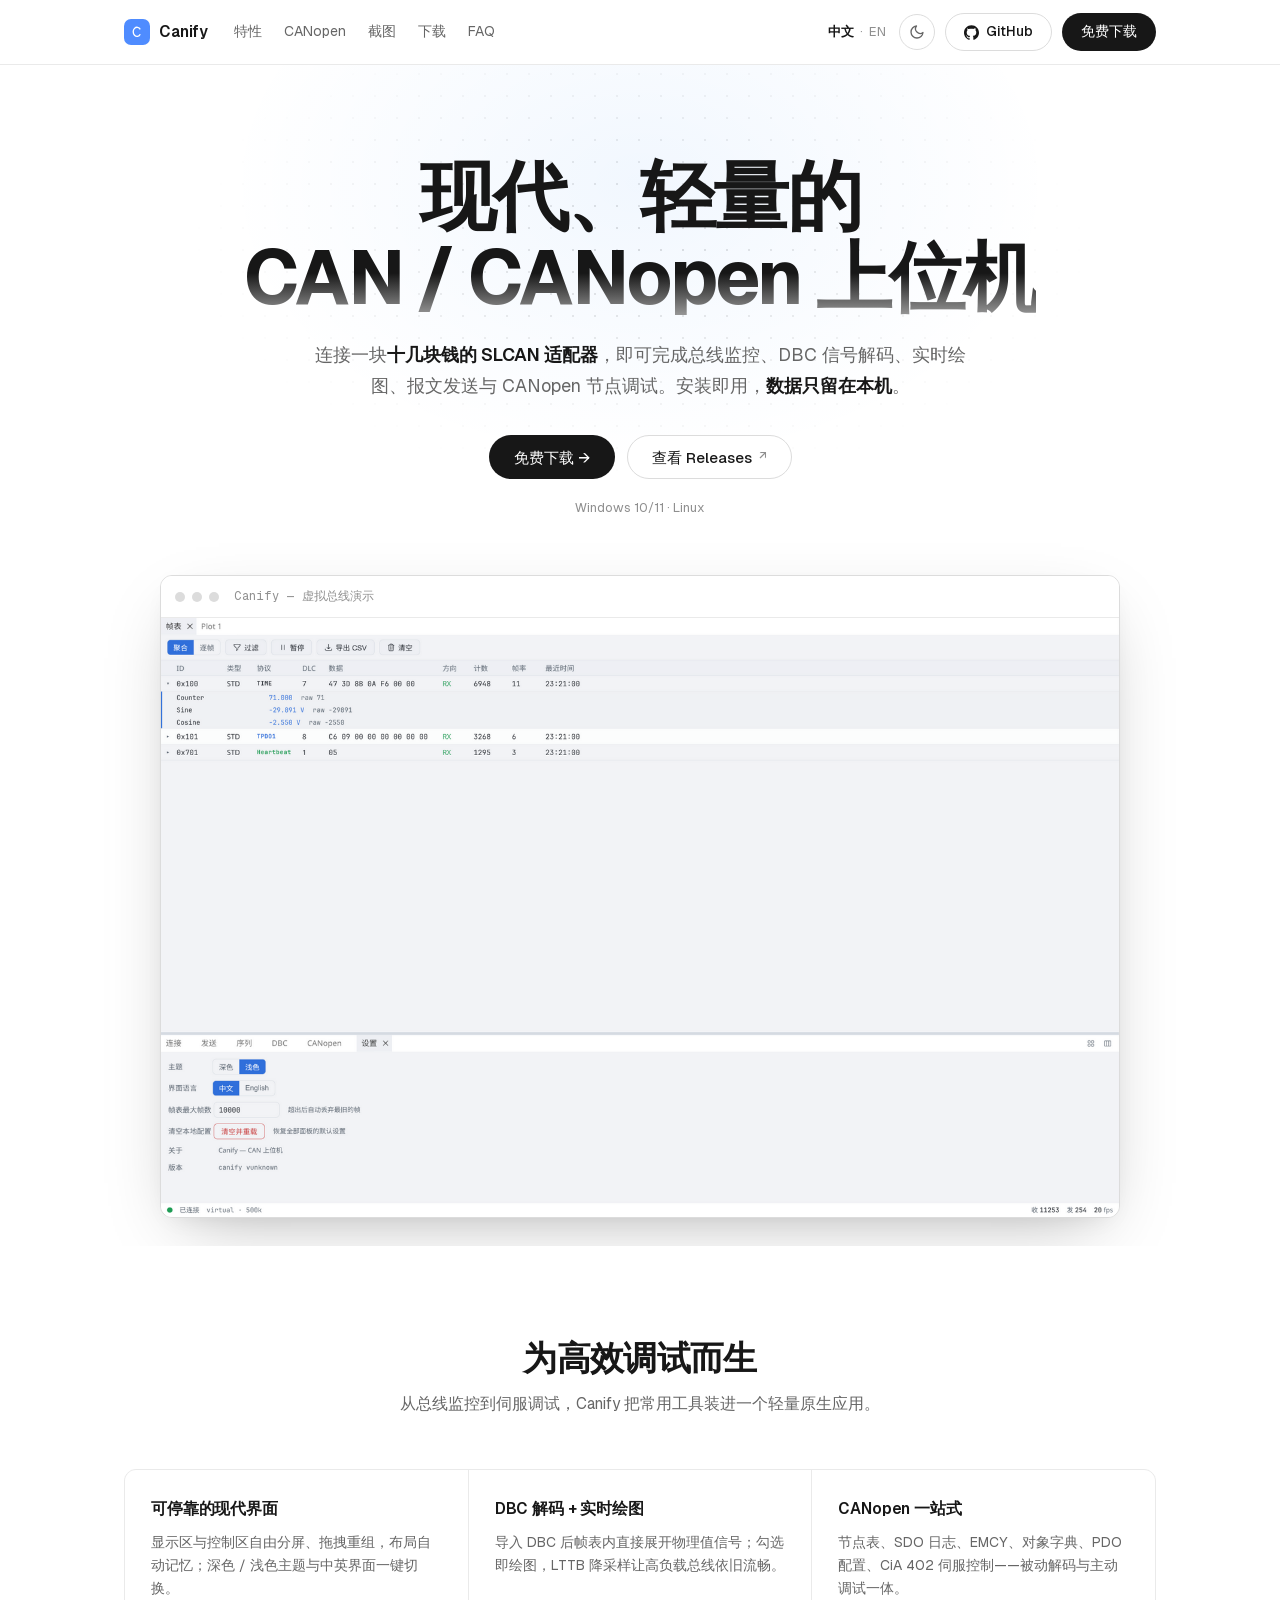
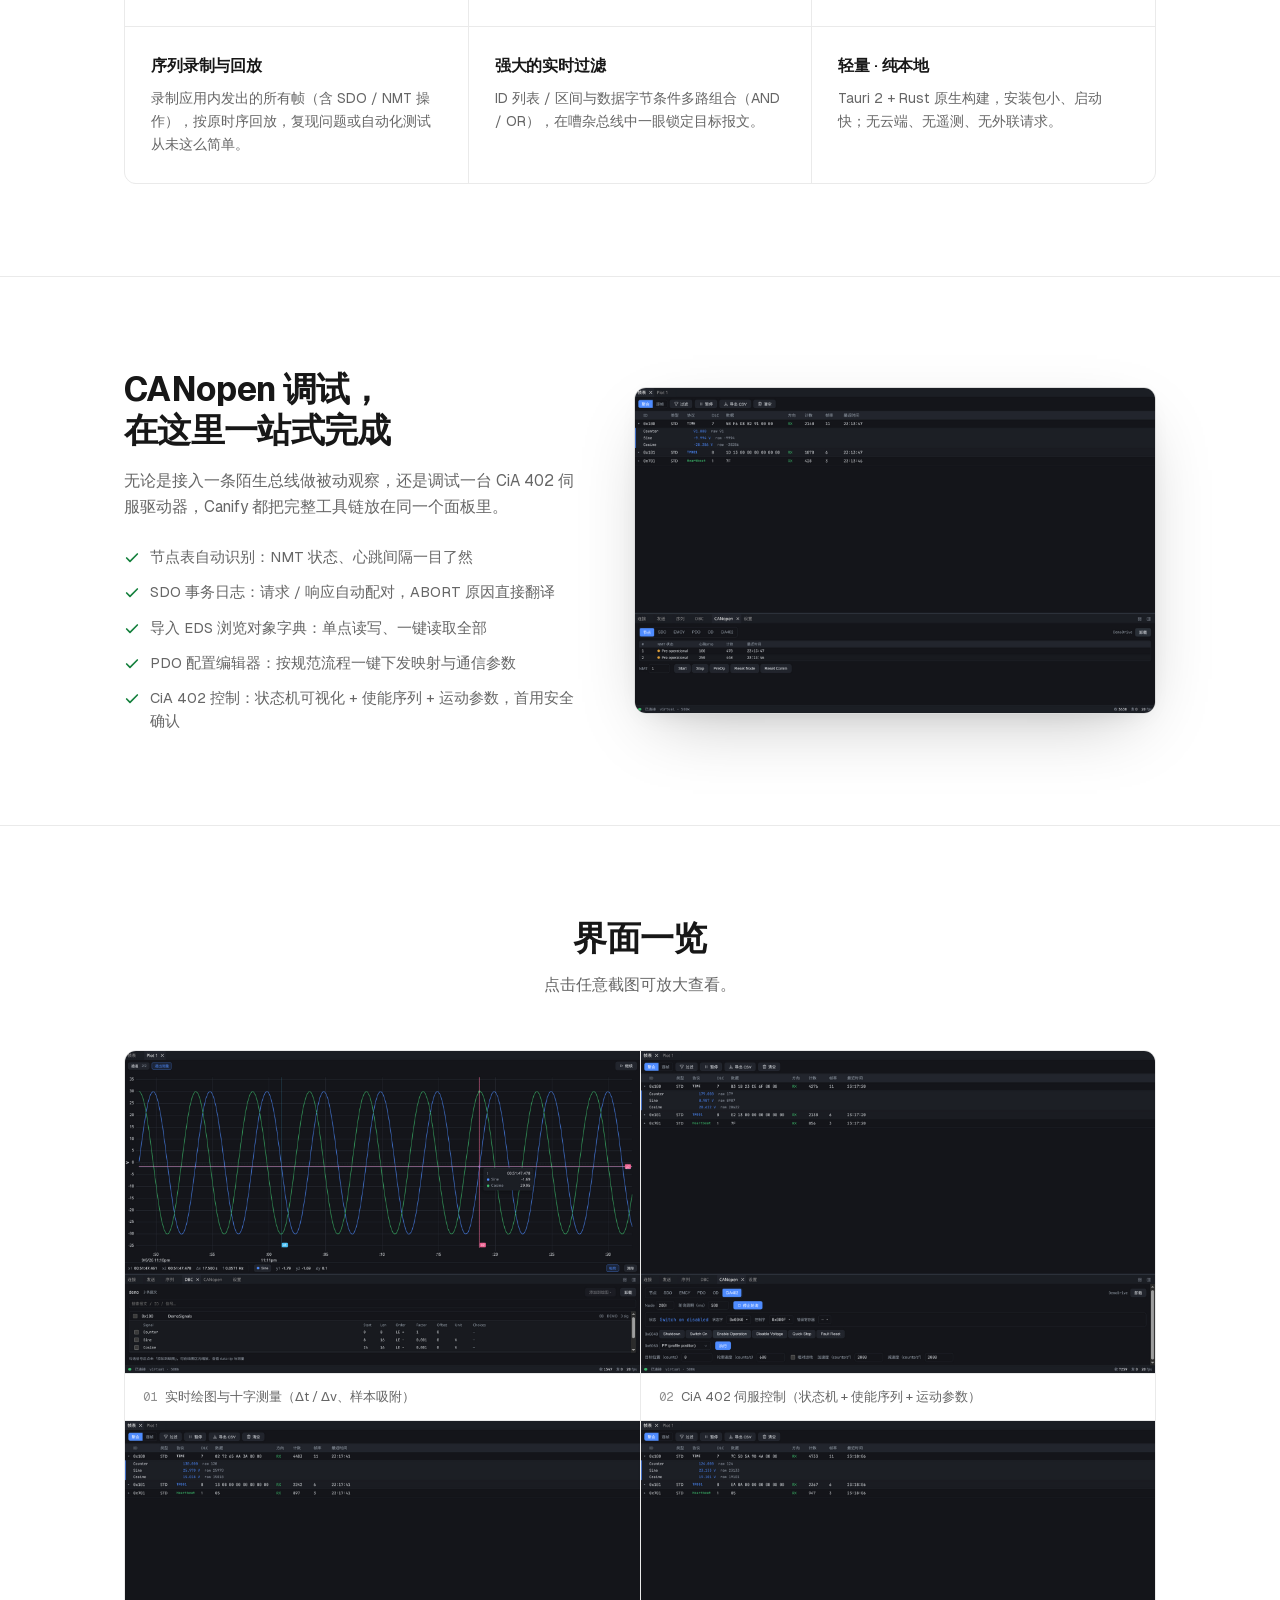
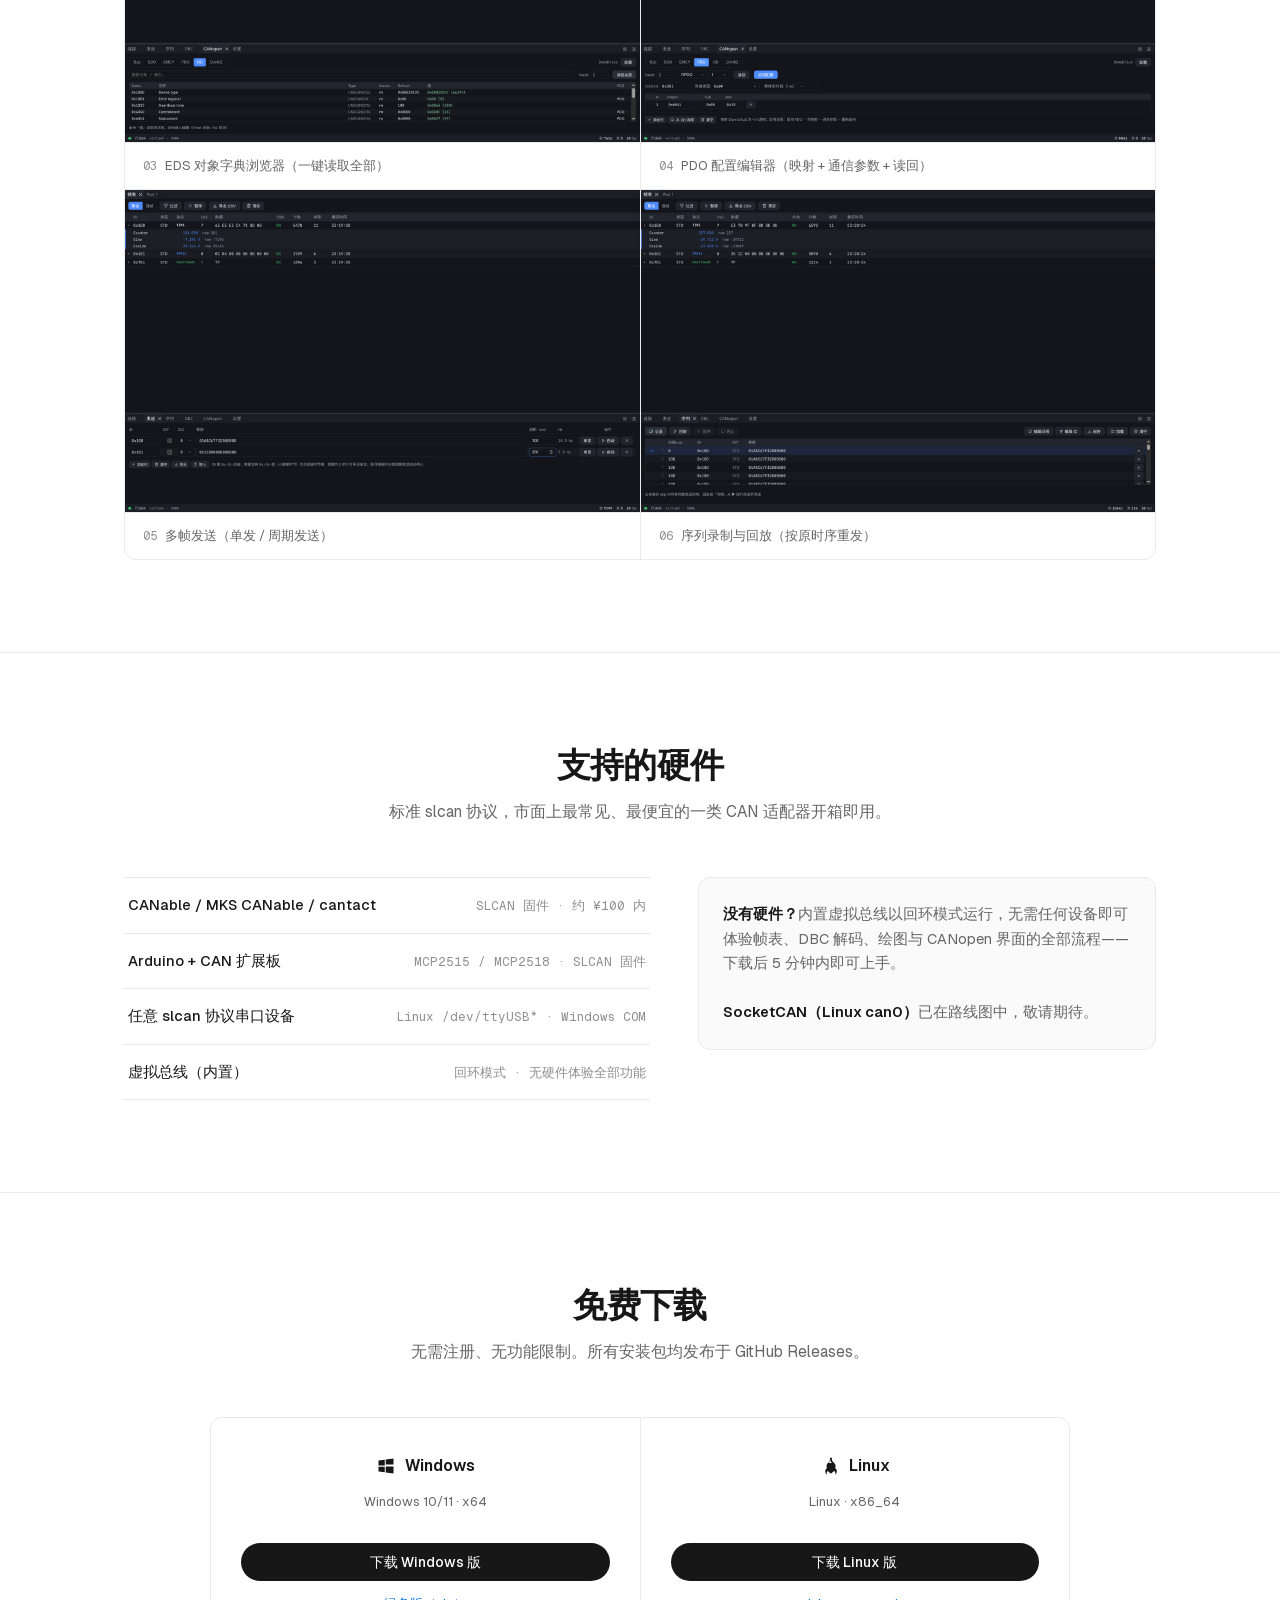
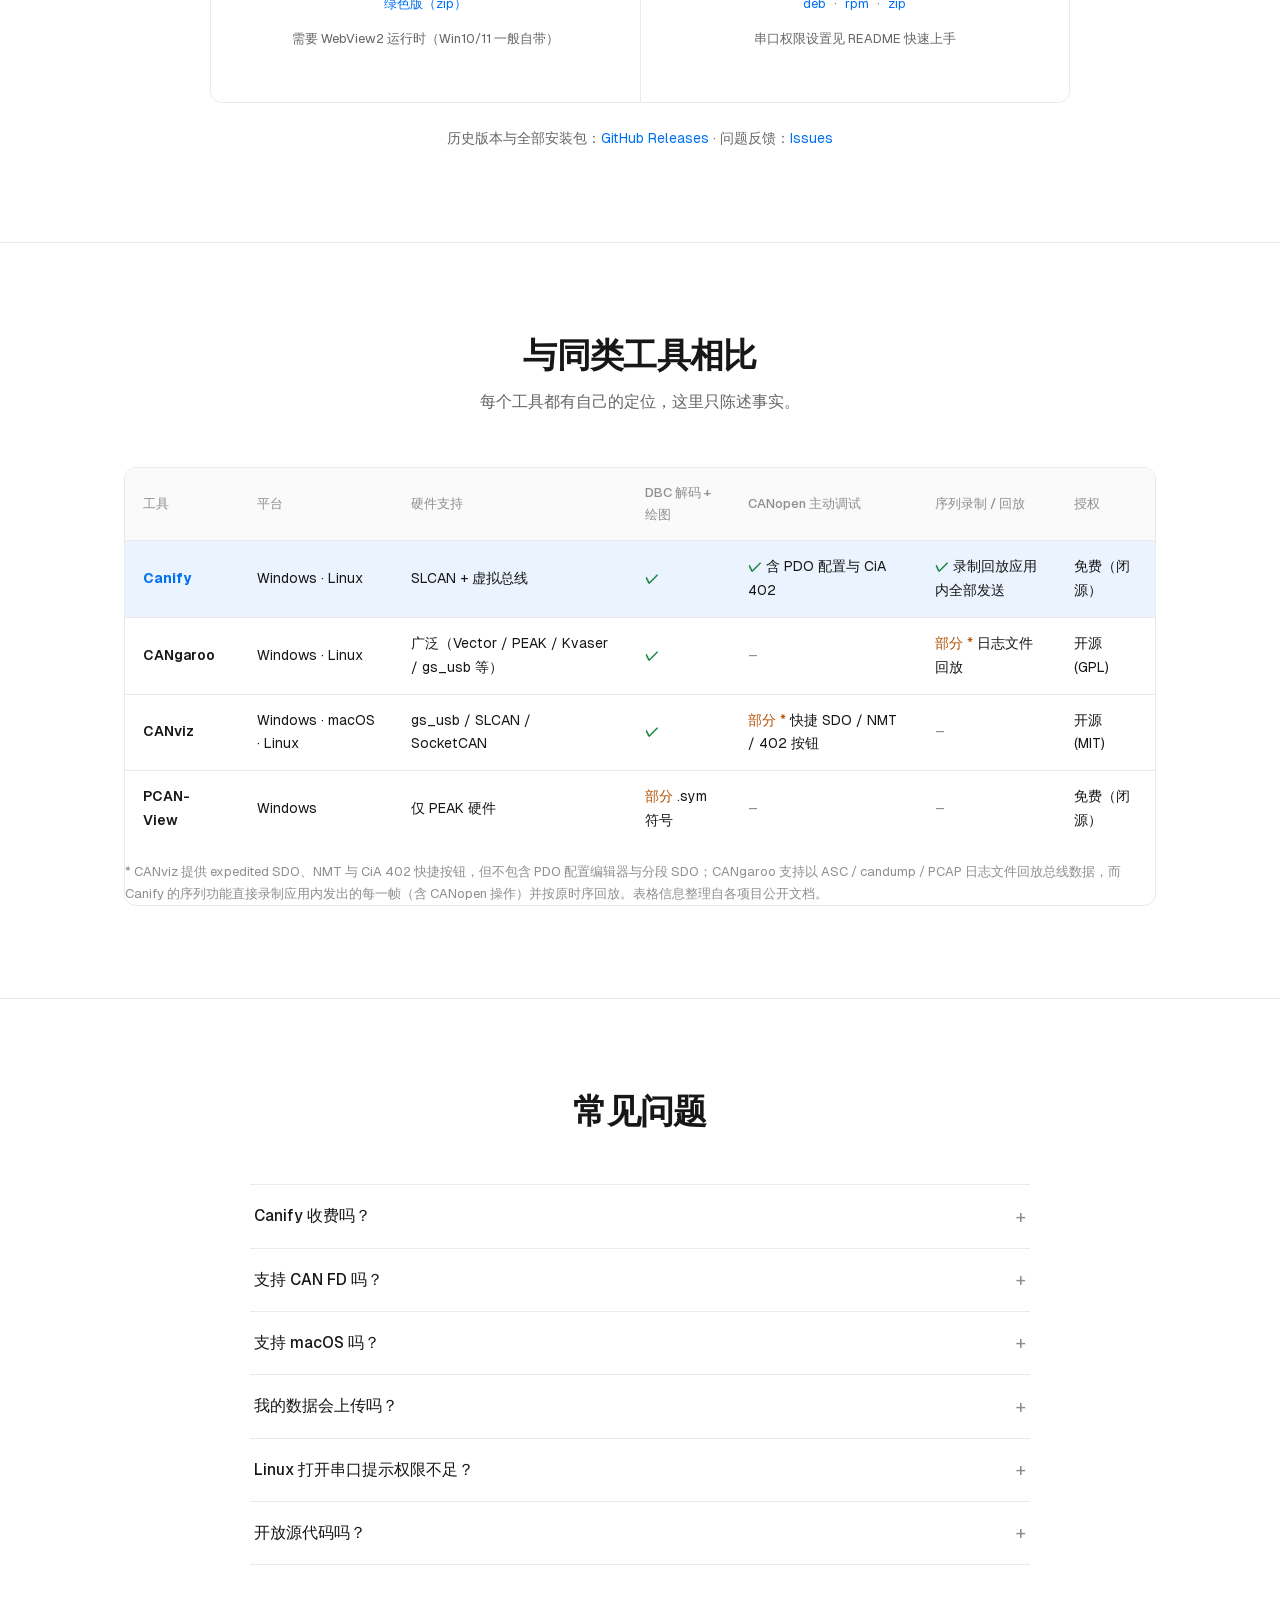
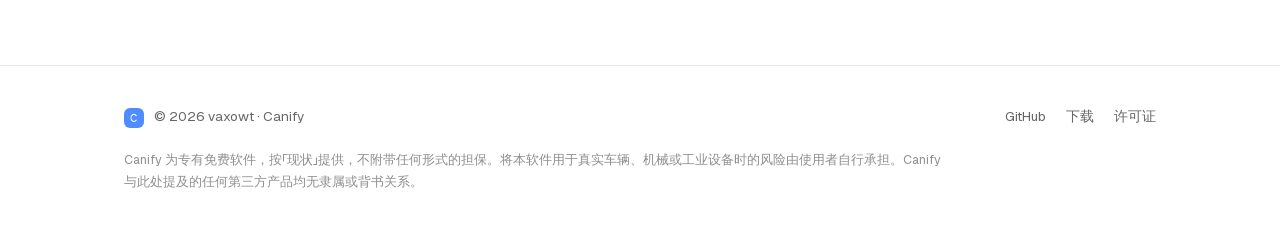
<file: docs/index.html>
<!DOCTYPE html>
<html lang="zh-CN" data-theme="dark">
<head>
  <meta charset="UTF-8" />
  <meta name="viewport" content="width=device-width, initial-scale=1.0" />
  <title>Canify — 现代、轻量的 CAN / CANopen 上位机</title>
  <meta name="description" content="Canify 是一款免费但闭源的桌面 CAN 总线分析仪：SLCAN 适配器即插即用，支持 DBC 信号解码、实时绘图、报文发送、序列录制回放与 CANopen（NMT/SDO/PDO/CiA 402）一站式调试。Windows 与 Linux 免费下载。" />
  <meta property="og:title" content="Canify — 现代、轻量的 CAN / CANopen 上位机" />
  <meta property="og:description" content="连接一块十几块钱的 SLCAN 适配器，即可完成总线监控、DBC 解码、实时绘图与 CANopen 调试。免费下载，纯本地运行。" />
  <meta property="og:type" content="website" />
  <meta property="og:url" content="https://vaxowt.github.io/canify/" />
  <meta property="og:image" content="https://vaxowt.github.io/canify/img/og-image.png" />
  <meta name="twitter:card" content="summary_large_image" />
  <meta name="color-scheme" content="dark light" />
  <meta name="theme-color" media="(prefers-color-scheme: dark)" content="#0a0a0a" />
  <meta name="theme-color" media="(prefers-color-scheme: light)" content="#ffffff" />
  <script>
    // 首帧前确定主题，避免闪烁：localStorage 优先，其次跟随系统，默认深色
    (function () {
      var t = null;
      try { t = localStorage.getItem("canify-theme"); } catch (e) {}
      if (t !== "light" && t !== "dark") {
        t = window.matchMedia && window.matchMedia("(prefers-color-scheme: light)").matches ? "light" : "dark";
      }
      document.documentElement.setAttribute("data-theme", t);
    })();
  </script>
  <link rel="icon" type="image/svg+xml" href="./assets/favicon.svg" />
  <link rel="stylesheet" href="./assets/style.css" />
</head>
<body>

  <header class="site-header">
    <div class="container nav">
      <a class="brand" href="./">
        <img src="./img/logo.svg" alt="Canify logo" />Canify
      </a>
      <nav class="nav-links" id="navLinks">
        <a href="#features">特性</a>
        <a href="#canopen">CANopen</a>
        <a href="#gallery">截图</a>
        <a href="#download">下载</a>
        <a href="#faq">FAQ</a>
      </nav>
      <div class="nav-right">
        <span class="lang-switch"><a class="current" href="./">中文</a> · <a href="./en/">EN</a></span>
        <button class="theme-toggle" type="button" aria-label="切换主题" title="切换主题">
          <svg class="icon-sun" viewBox="0 0 24 24" fill="none" stroke="currentColor" stroke-width="2" stroke-linecap="round" stroke-linejoin="round"><circle cx="12" cy="12" r="4"/><path d="M12 2v2m0 16v2M4.93 4.93l1.41 1.41m11.32 11.32 1.41 1.41M2 12h2m16 0h2M6.34 17.66l-1.41 1.41M19.07 4.93l-1.41 1.41"/></svg>
          <svg class="icon-moon" viewBox="0 0 24 24" fill="none" stroke="currentColor" stroke-width="2" stroke-linecap="round" stroke-linejoin="round"><path d="M21 12.79A9 9 0 1 1 11.21 3 7 7 0 0 0 21 12.79z"/></svg>
        </button>
        <a class="btn btn-secondary" href="https://github.com/vaxowt/canify" target="_blank" rel="noopener">
          <svg viewBox="0 0 24 24" fill="currentColor" aria-hidden="true"><path d="M12 .297c-6.63 0-12 5.373-12 12 0 5.303 3.438 9.8 8.205 11.385.6.113.82-.258.82-.577 0-.285-.01-1.04-.015-2.04-3.338.724-4.042-1.61-4.042-1.61C4.422 18.07 3.633 17.7 3.633 17.7c-1.087-.744.084-.729.084-.729 1.205.084 1.838 1.236 1.838 1.236 1.07 1.835 2.809 1.305 3.495.998.108-.776.417-1.305.76-1.605-2.665-.3-5.466-1.332-5.466-5.93 0-1.31.465-2.38 1.235-3.22-.135-.303-.54-1.523.105-3.176 0 0 1.005-.322 3.3 1.23.96-.267 1.98-.399 3-.405 1.02.006 2.04.138 3 .405 2.28-1.552 3.285-1.23 3.285-1.23.645 1.653.24 2.873.12 3.176.765.84 1.23 1.91 1.23 3.22 0 4.61-2.805 5.625-5.475 5.92.42.36.81 1.096.81 2.22 0 1.606-.015 2.896-.015 3.286 0 .315.21.69.825.57C20.565 22.092 24 17.592 24 12.297c0-6.627-5.373-12-12-12"/></svg>
          GitHub
        </a>
        <a class="btn btn-primary" href="#download">免费下载</a>
        <button class="nav-toggle" type="button" aria-label="打开菜单">
          <svg viewBox="0 0 24 24" fill="none" stroke="currentColor" stroke-width="2" stroke-linecap="round"><path d="M4 7h16M4 12h16M4 17h16"/></svg>
        </button>
      </div>
    </div>
  </header>

  <main>
    <!-- Hero -->
    <section class="hero">
      <div class="container">
        <h1>现代、轻量的<br /><span class="grad">CAN / CANopen 上位机</span></h1>
        <p class="lead">连接一块<b>十几块钱的 SLCAN 适配器</b>，即可完成总线监控、DBC 信号解码、实时绘图、报文发送与 CANopen 节点调试。安装即用，<b>数据只留在本机</b>。</p>
        <div class="hero-actions">
          <a class="btn btn-primary btn-lg" href="#download">免费下载 →</a>
          <a class="btn btn-secondary btn-lg" href="https://github.com/vaxowt/canify/releases/latest" target="_blank" rel="noopener">查看 Releases <span class="ext">↗</span></a>
        </div>
        <p class="hero-meta">Windows 10/11 · Linux</p>
        <div class="hero-shot">
          <div class="window">
            <div class="window-bar"><span class="dot"></span><span class="dot"></span><span class="dot"></span><span class="title">Canify — 虚拟总线演示</span></div>
            <img class="theme-img img-dark" src="./img/hero-dark.png" alt="Canify 主界面（深色主题）：帧表实时显示 CAN 报文并展开 DBC 解码信号" />
            <img class="theme-img img-light" src="./img/hero-light.png" alt="Canify 主界面（浅色主题）：帧表实时显示 CAN 报文并展开 DBC 解码信号" loading="lazy" />
          </div>
        </div>
      </div>
    </section>

    <!-- 特性 -->
    <section id="features" class="section">
      <div class="container">
        <div class="section-head">
          <h2>为高效调试而生</h2>
          <p>从总线监控到伺服调试，Canify 把常用工具装进一个轻量原生应用。</p>
        </div>
        <div class="tile-grid">
          <div class="tile">
            <span class="arrow">↗</span>
            <h3>可停靠的现代界面</h3>
            <p>显示区与控制区自由分屏、拖拽重组，布局自动记忆；深色 / 浅色主题与中英界面一键切换。</p>
          </div>
          <div class="tile">
            <span class="arrow">↗</span>
            <h3>DBC 解码 + 实时绘图</h3>
            <p>导入 DBC 后帧表内直接展开物理值信号；勾选即绘图，LTTB 降采样让高负载总线依旧流畅。</p>
          </div>
          <div class="tile">
            <span class="arrow">↗</span>
            <h3>CANopen 一站式</h3>
            <p>节点表、SDO 日志、EMCY、对象字典、PDO 配置、CiA 402 伺服控制——被动解码与主动调试一体。</p>
          </div>
          <div class="tile">
            <span class="arrow">↗</span>
            <h3>序列录制与回放</h3>
            <p>录制应用内发出的所有帧（含 SDO / NMT 操作），按原时序回放，复现问题或自动化测试从未这么简单。</p>
          </div>
          <div class="tile">
            <span class="arrow">↗</span>
            <h3>强大的实时过滤</h3>
            <p>ID 列表 / 区间与数据字节条件多路组合（AND / OR），在嘈杂总线中一眼锁定目标报文。</p>
          </div>
          <div class="tile">
            <span class="arrow">↗</span>
            <h3>轻量 · 纯本地</h3>
            <p>Tauri 2 + Rust 原生构建，安装包小、启动快；无云端、无遥测、无外联请求。</p>
          </div>
        </div>
      </div>
    </section>

    <!-- CANopen 专题 -->
    <section id="canopen" class="section">
      <div class="container spotlight">
        <div>
          <h2>CANopen 调试，<br />在这里一站式完成</h2>
          <p class="desc">无论是接入一条陌生总线做被动观察，还是调试一台 CiA 402 伺服驱动器，Canify 都把完整工具链放在同一个面板里。</p>
          <ul>
            <li><svg viewBox="0 0 24 24"><path d="M4 12l5 5L20 6" stroke-linecap="round" stroke-linejoin="round"/></svg>节点表自动识别：NMT 状态、心跳间隔一目了然</li>
            <li><svg viewBox="0 0 24 24"><path d="M4 12l5 5L20 6" stroke-linecap="round" stroke-linejoin="round"/></svg>SDO 事务日志：请求 / 响应自动配对，ABORT 原因直接翻译</li>
            <li><svg viewBox="0 0 24 24"><path d="M4 12l5 5L20 6" stroke-linecap="round" stroke-linejoin="round"/></svg>导入 EDS 浏览对象字典：单点读写、一键读取全部</li>
            <li><svg viewBox="0 0 24 24"><path d="M4 12l5 5L20 6" stroke-linecap="round" stroke-linejoin="round"/></svg>PDO 配置编辑器：按规范流程一键下发映射与通信参数</li>
            <li><svg viewBox="0 0 24 24"><path d="M4 12l5 5L20 6" stroke-linecap="round" stroke-linejoin="round"/></svg>CiA 402 控制：状态机可视化 + 使能序列 + 运动参数，首用安全确认</li>
          </ul>
        </div>
        <div class="shot">
          <img src="./img/canopen-nodes.png" alt="Canify 的 CANopen 面板：节点表、NMT 控制、SDO 日志与 EMCY" loading="lazy" />
        </div>
      </div>
    </section>

    <!-- 截图画廊 -->
    <section id="gallery" class="section">
      <div class="container">
        <div class="section-head">
          <h2>界面一览</h2>
          <p>点击任意截图可放大查看。</p>
        </div>
        <div class="gallery">
          <figure>
            <img src="./img/plot-measure.png" alt="实时绘图与十字测量" loading="lazy" />
            <figcaption><span class="idx">01</span>实时绘图与十字测量（Δt / Δv、样本吸附）</figcaption>
          </figure>
          <figure>
            <img src="./img/canopen-402.png" alt="CiA 402 伺服控制" loading="lazy" />
            <figcaption><span class="idx">02</span>CiA 402 伺服控制（状态机 + 使能序列 + 运动参数）</figcaption>
          </figure>
          <figure>
            <img src="./img/canopen-od.png" alt="EDS 对象字典浏览器" loading="lazy" />
            <figcaption><span class="idx">03</span>EDS 对象字典浏览器（一键读取全部）</figcaption>
          </figure>
          <figure>
            <img src="./img/canopen-pdo.png" alt="PDO 配置编辑器" loading="lazy" />
            <figcaption><span class="idx">04</span>PDO 配置编辑器（映射 + 通信参数 + 读回）</figcaption>
          </figure>
          <figure>
            <img src="./img/send-panel.png" alt="多帧发送面板" loading="lazy" />
            <figcaption><span class="idx">05</span>多帧发送（单发 / 周期发送）</figcaption>
          </figure>
          <figure>
            <img src="./img/sequence-replay.png" alt="序列录制与回放" loading="lazy" />
            <figcaption><span class="idx">06</span>序列录制与回放（按原时序重发）</figcaption>
          </figure>
        </div>
      </div>
    </section>

    <!-- 支持硬件 -->
    <section id="hardware" class="section">
      <div class="container">
        <div class="section-head">
          <h2>支持的硬件</h2>
          <p>标准 slcan 协议，市面上最常见、最便宜的一类 CAN 适配器开箱即用。</p>
        </div>
        <div class="hw-wrap">
          <ul class="hw-list">
            <li><span class="name">CANable / MKS CANable / cantact</span><span class="note">SLCAN 固件 · 约 ¥100 内</span></li>
            <li><span class="name">Arduino + CAN 扩展板</span><span class="note">MCP2515 / MCP2518 · SLCAN 固件</span></li>
            <li><span class="name">任意 slcan 协议串口设备</span><span class="note">Linux /dev/ttyUSB* · Windows COM</span></li>
            <li><span class="name">虚拟总线（内置）</span><span class="note">回环模式 · 无硬件体验全部功能</span></li>
          </ul>
          <div class="hw-note">
            <b>没有硬件？</b>内置虚拟总线以回环模式运行，无需任何设备即可体验帧表、DBC 解码、绘图与 CANopen 界面的全部流程——下载后 5 分钟内即可上手。
            <br /><br /><b>SocketCAN（Linux can0）</b>已在路线图中，敬请期待。
          </div>
        </div>
      </div>
    </section>

    <!-- 下载 -->
    <section id="download" class="section">
      <div class="container">
        <div class="section-head">
          <h2>免费下载</h2>
          <p>无需注册、无功能限制。所有安装包均发布于 GitHub Releases。</p>
        </div>
        <div class="dl-grid">
          <div class="dl-card">
            <span class="os">
              <svg viewBox="0 0 24 24" aria-hidden="true"><path d="M3 5.5 10.5 4.4v6.9H3V5.5zm0 13 7.5 1.1v-6.8H3v5.7zm8.7 1.2L21 21V12.7h-9.3v7zM11.7 3v7.3H21V3l-9.3 1.3v1.7z"/></svg>
              Windows
            </span>
            <span class="files">Windows 10/11 · x64</span>
            <a class="btn btn-primary" href="https://github.com/vaxowt/canify/releases/latest/download/canify_windows-x64-setup.exe" target="_blank" rel="noopener">下载 Windows 版</a>
            <span class="dl-links"><a href="https://github.com/vaxowt/canify/releases/latest/download/canify_windows-x64-portable.zip" target="_blank" rel="noopener">绿色版（zip）</a></span>
            <span class="files">需要 WebView2 运行时（Win10/11 一般自带）</span>
          </div>
          <div class="dl-card">
            <span class="os">
              <svg viewBox="0 0 24 24" aria-hidden="true"><path d="M12 2c.6 2 .1 3.4-.8 4.6-.9 1.1-2.2 2-2.9 3.5-.8 1.6-.5 3.1.2 4.4-.9.5-1.6 1.4-2 2.6-.5 1.7.1 3.3 1 4.9h.9c-.4-1-.5-1.7-.3-2.4.2-.8.7-1.3 1.5-1.7.6 1 1.5 1.8 2.7 2.4l.4.7h.9l.3-.7c1.2-.5 2.2-1.3 2.9-2.3.9.4 1.4 1 1.6 1.7.2.7.1 1.5-.3 2.3h.9c1-1.6 1.5-3.2 1-4.9-.3-1.2-1-2.1-2-2.6.8-1.3 1-2.9.2-4.4-.7-1.5-2-2.4-2.9-3.5-.9-1.2-1.4-2.6-.8-4.6h-1zm.5 3.7c.4 1.1 1 2 1.8 2.9-1.4-.4-2.7-.4-4.1-.1.8-.9 1.6-1.8 2-2.8h.3z"/></svg>
              Linux
            </span>
            <span class="files">Linux · x86_64</span>
            <a class="btn btn-primary" href="https://github.com/vaxowt/canify/releases/latest/download/canify-amd64.AppImage" target="_blank" rel="noopener">下载 Linux 版</a>
            <span class="dl-links"><a href="https://github.com/vaxowt/canify/releases/latest/download/canify-amd64.deb" target="_blank" rel="noopener">deb</a> · <a href="https://github.com/vaxowt/canify/releases/latest/download/canify-x86_64.rpm" target="_blank" rel="noopener">rpm</a> · <a href="https://github.com/vaxowt/canify/releases/latest/download/canify_linux-x64-portable.zip" target="_blank" rel="noopener">zip</a></span>
            <span class="files">串口权限设置见 README 快速上手</span>
          </div>
        </div>
        <p class="dl-all">历史版本与全部安装包：<a href="https://github.com/vaxowt/canify/releases" target="_blank" rel="noopener">GitHub Releases</a> · 问题反馈：<a href="https://github.com/vaxowt/canify/issues" target="_blank" rel="noopener">Issues</a></p>
      </div>
    </section>

    <!-- 对比 -->
    <section id="compare" class="section">
      <div class="container">
        <div class="section-head">
          <h2>与同类工具相比</h2>
          <p>每个工具都有自己的定位，这里只陈述事实。</p>
        </div>
        <div class="compare-wrap">
          <table class="compare">
            <thead>
              <tr><th>工具</th><th>平台</th><th>硬件支持</th><th>DBC 解码 + 绘图</th><th>CANopen 主动调试</th><th>序列录制 / 回放</th><th>授权</th></tr>
            </thead>
            <tbody>
              <tr class="canify-col">
                <td>Canify</td>
                <td>Windows · Linux</td>
                <td>SLCAN + 虚拟总线</td>
                <td><span class="yes">✓</span></td>
                <td><span class="yes">✓</span> 含 PDO 配置与 CiA 402</td>
                <td><span class="yes">✓</span> 录制回放应用内全部发送</td>
                <td>免费（闭源）</td>
              </tr>
              <tr>
                <td>CANgaroo</td>
                <td>Windows · Linux</td>
                <td>广泛（Vector / PEAK / Kvaser / gs_usb 等）</td>
                <td><span class="yes">✓</span></td>
                <td><span class="no">—</span></td>
                <td><span class="part">部分 *</span> 日志文件回放</td>
                <td>开源 (GPL)</td>
              </tr>
              <tr>
                <td>CANviz</td>
                <td>Windows · macOS · Linux</td>
                <td>gs_usb / SLCAN / SocketCAN</td>
                <td><span class="yes">✓</span></td>
                <td><span class="part">部分 *</span> 快捷 SDO / NMT / 402 按钮</td>
                <td><span class="no">—</span></td>
                <td>开源 (MIT)</td>
              </tr>
              <tr>
                <td>PCAN-View</td>
                <td>Windows</td>
                <td>仅 PEAK 硬件</td>
                <td><span class="part">部分</span> .sym 符号</td>
                <td><span class="no">—</span></td>
                <td><span class="no">—</span></td>
                <td>免费（闭源）</td>
              </tr>
            </tbody>
          </table>
          <p class="compare-note">* CANviz 提供 expedited SDO、NMT 与 CiA 402 快捷按钮，但不包含 PDO 配置编辑器与分段 SDO；CANgaroo 支持以 ASC / candump / PCAP 日志文件回放总线数据，而 Canify 的序列功能直接录制应用内发出的每一帧（含 CANopen 操作）并按原时序回放。表格信息整理自各项目公开文档。</p>
        </div>
      </div>
    </section>

    <!-- FAQ -->
    <section id="faq" class="section">
      <div class="container">
        <div class="section-head">
          <h2>常见问题</h2>
        </div>
        <div class="faq">
          <details>
            <summary>Canify 收费吗？</summary>
            <p>免费使用：无需注册、无功能限制。</p>
          </details>
          <details>
            <summary>支持 CAN FD 吗？</summary>
            <p>暂不支持 CAN FD 帧收发，已在路线图中；当前帧数据模型为 FD 预留了载荷长度。</p>
          </details>
          <details>
            <summary>支持 macOS 吗？</summary>
            <p>暂未提供 macOS 安装包，已在路线图中。</p>
          </details>
          <details>
            <summary>我的数据会上传吗？</summary>
            <p>不会。Canify 完全本地运行：无云端、无遥测、无任何外联请求，总线数据只存在于本机内存。</p>
          </details>
          <details>
            <summary>Linux 打开串口提示权限不足？</summary>
            <p>将用户加入 <code>dialout</code>（Debian/Ubuntu）或 <code>uucp</code>（Arch）组后重新登录即可：<code>sudo usermod -aG dialout $USER</code></p>
          </details>
          <details>
            <summary>开放源代码吗？</summary>
            <p>Canify 是免费但闭源的软件，以二进制安装包发布。问题反馈与功能建议欢迎到 GitHub Issues 提出。</p>
          </details>
        </div>
      </div>
    </section>
  </main>

  <footer class="site-footer">
    <div class="container">
      <div class="footer-inner">
        <span class="left"><img src="./img/logo.svg" alt="" />© 2026 vaxowt · Canify</span>
        <div class="right">
          <a href="https://github.com/vaxowt/canify" target="_blank" rel="noopener">GitHub</a>
          <a href="https://github.com/vaxowt/canify/releases/latest" target="_blank" rel="noopener">下载</a>
          <a href="https://github.com/vaxowt/canify/blob/main/LICENSE" target="_blank" rel="noopener">许可证</a>
        </div>
      </div>
      <p class="disclaimer">Canify 为专有免费软件，按「现状」提供，不附带任何形式的担保。将本软件用于真实车辆、机械或工业设备时的风险由使用者自行承担。Canify 与此处提及的任何第三方产品均无隶属或背书关系。</p>
    </div>
  </footer>

  <dialog class="lightbox" id="lightbox"><div class="lightbox-body"><img alt="" /></div></dialog>
  <script src="./assets/main.js"></script>
</body>
</html>
</file>
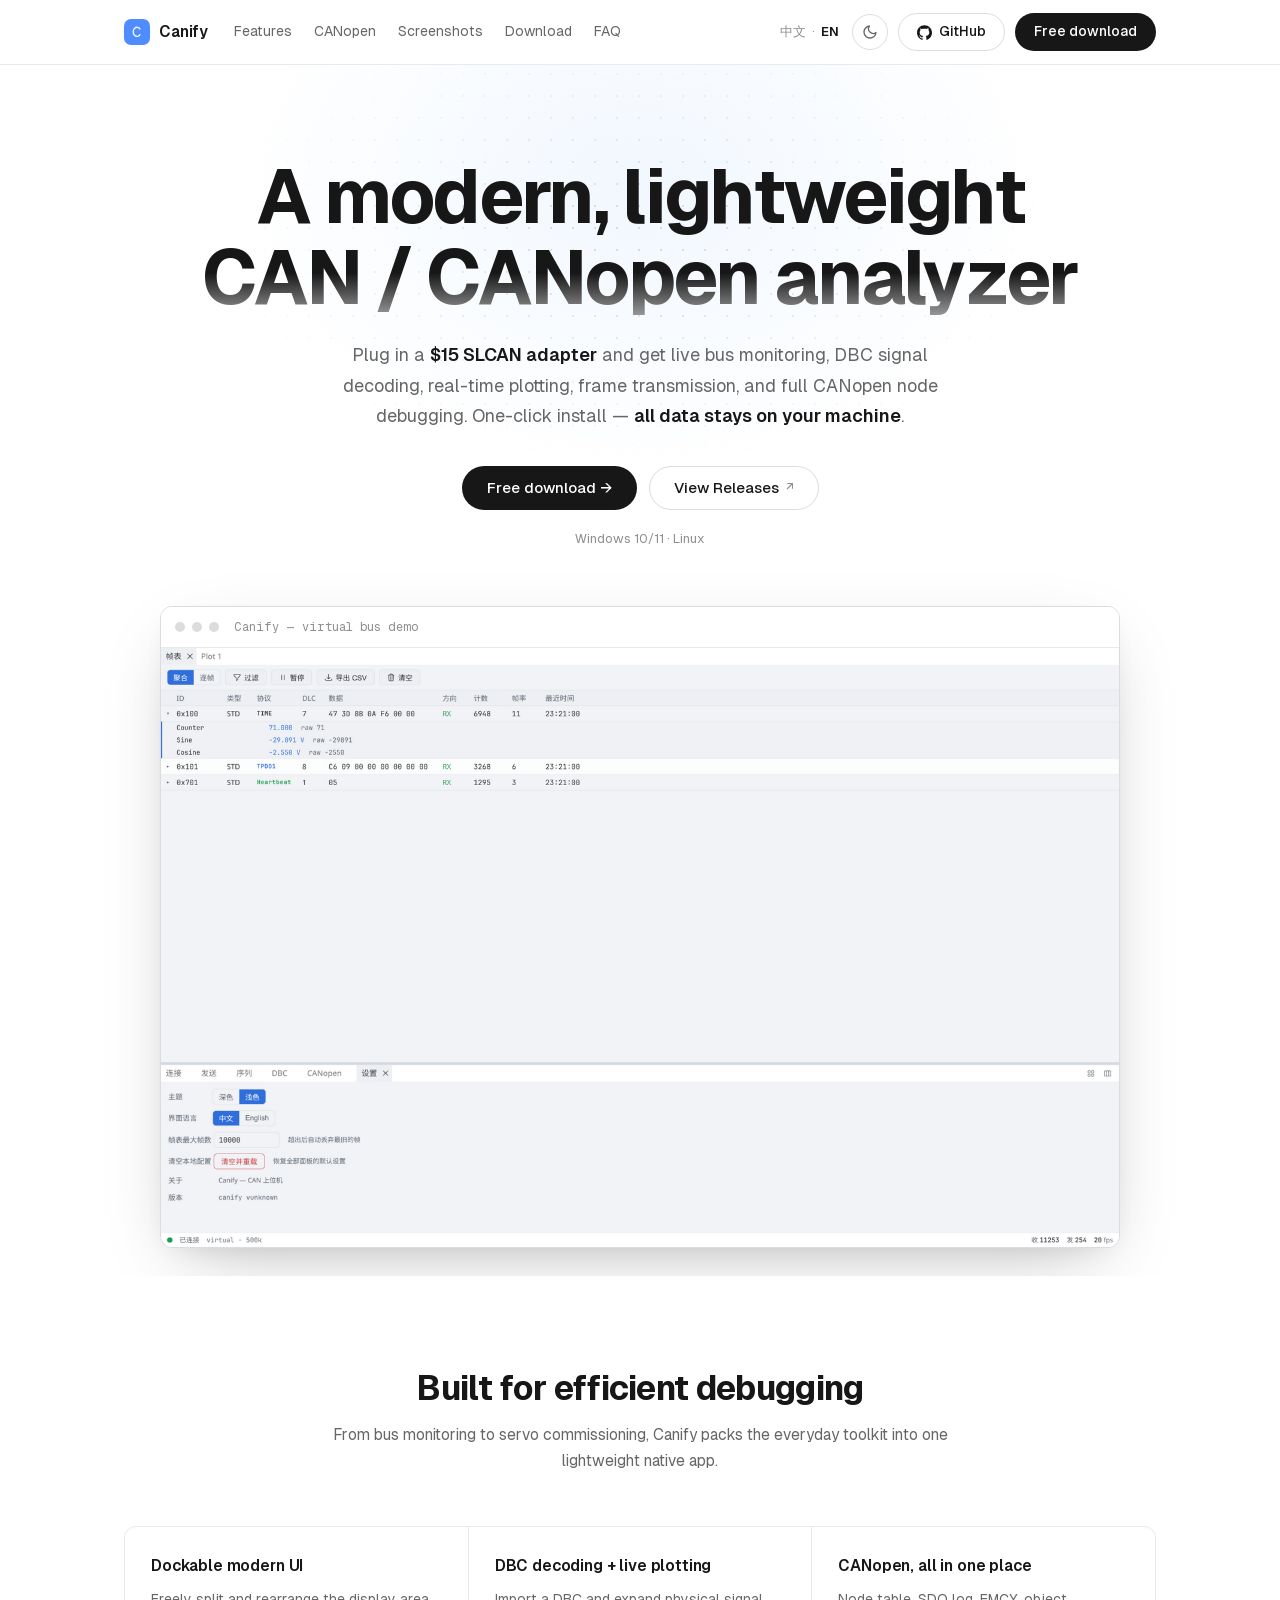
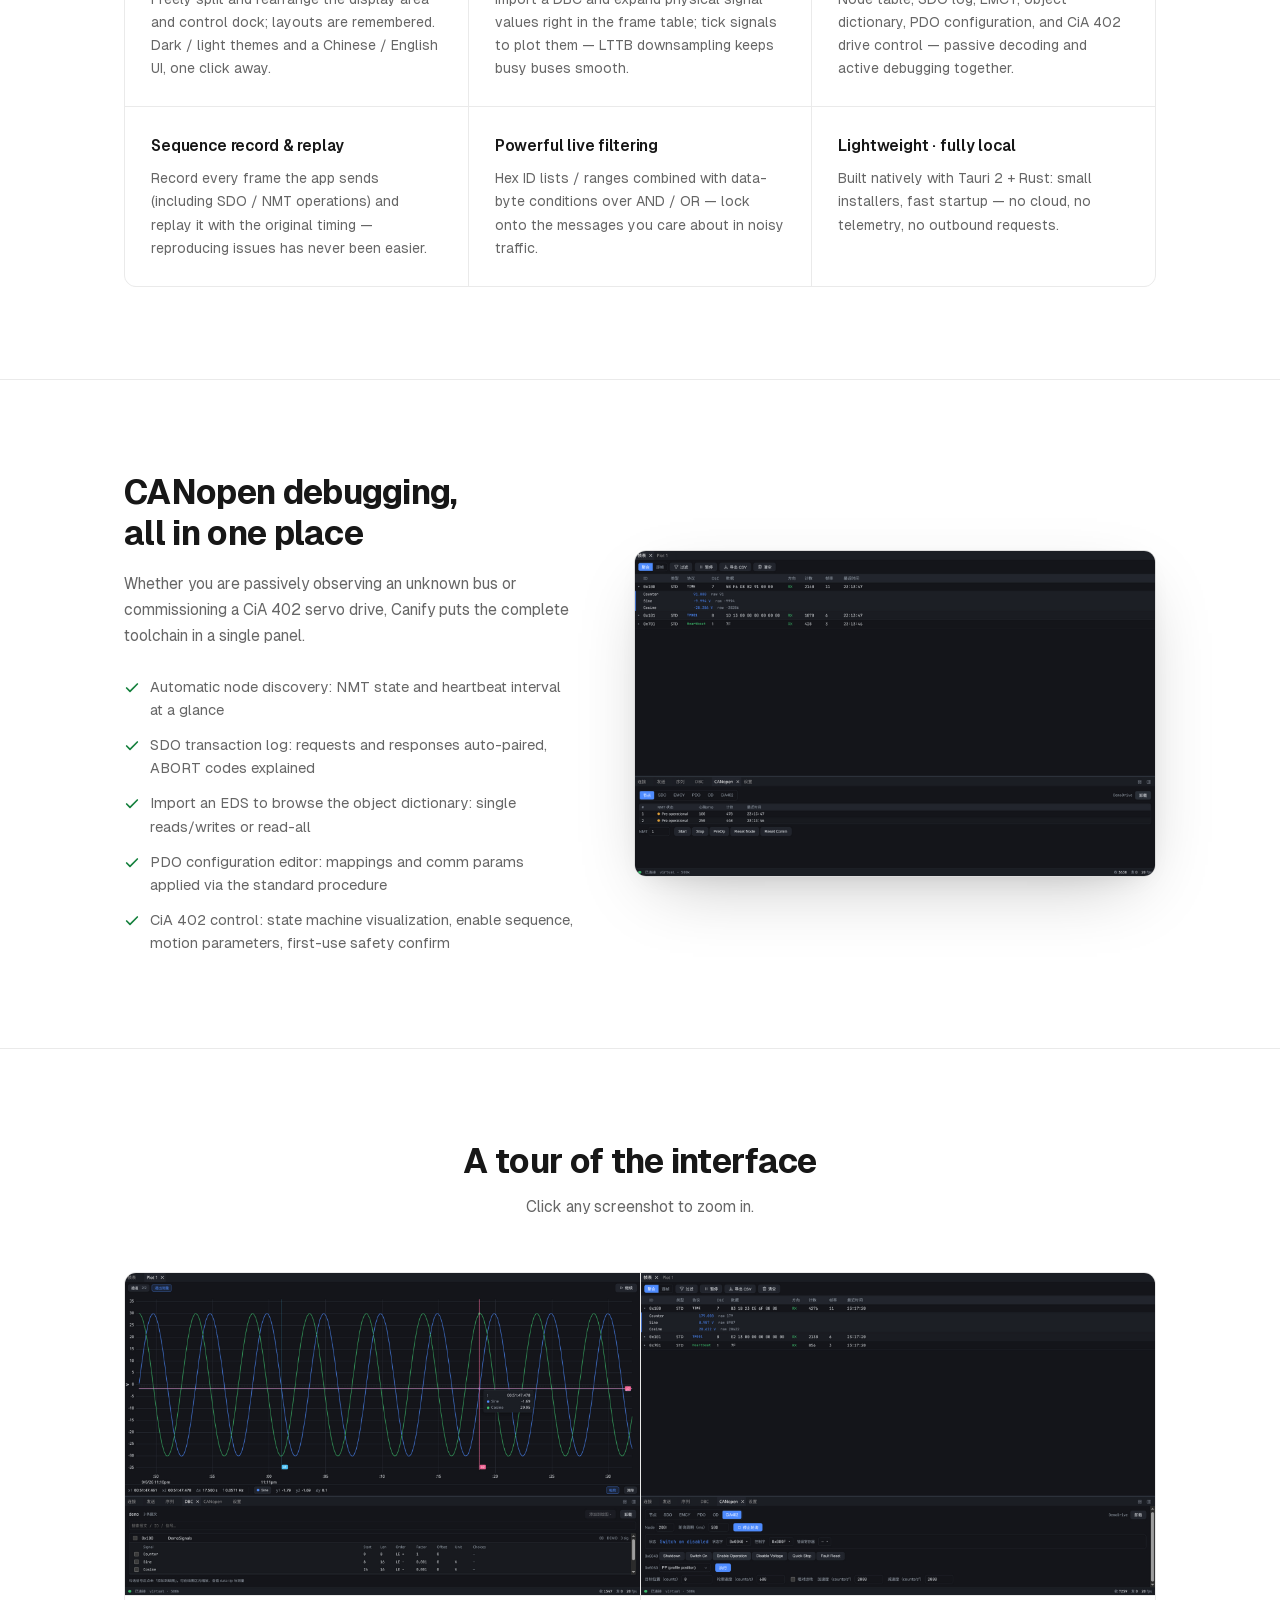
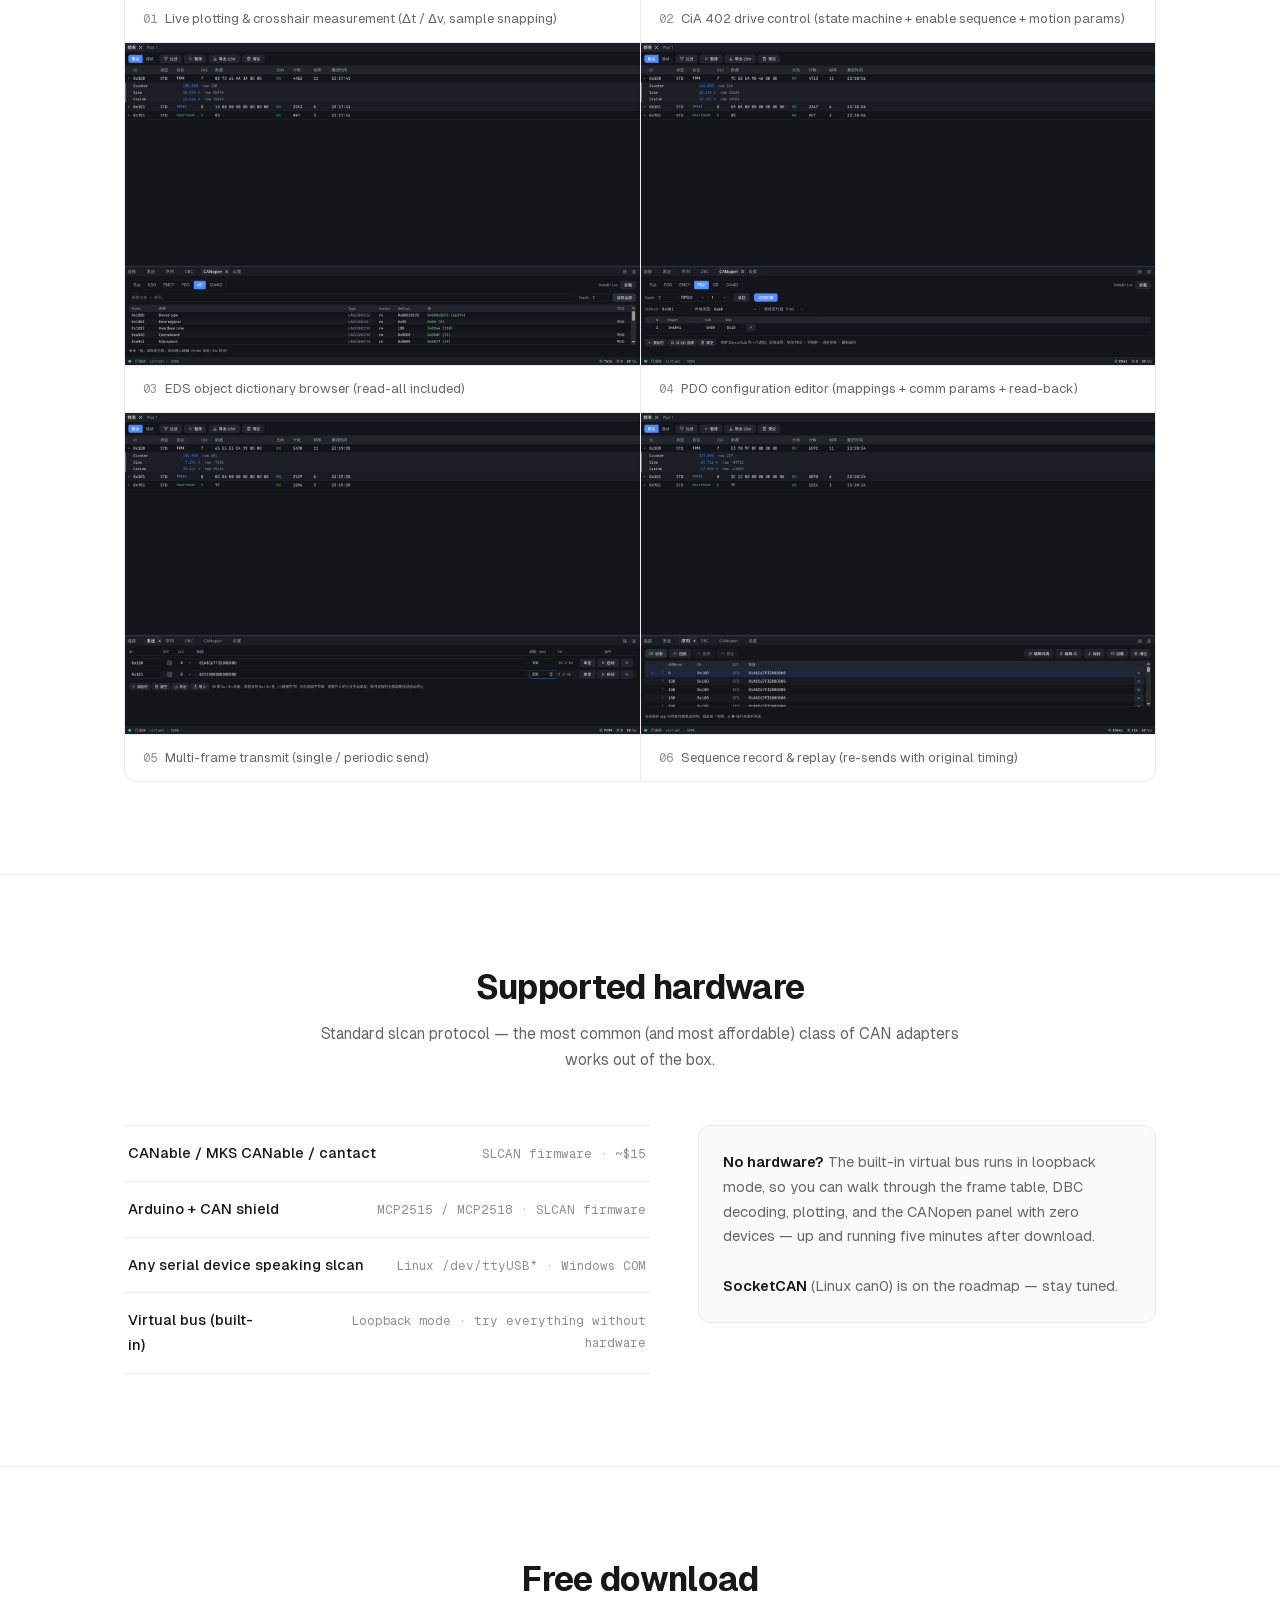
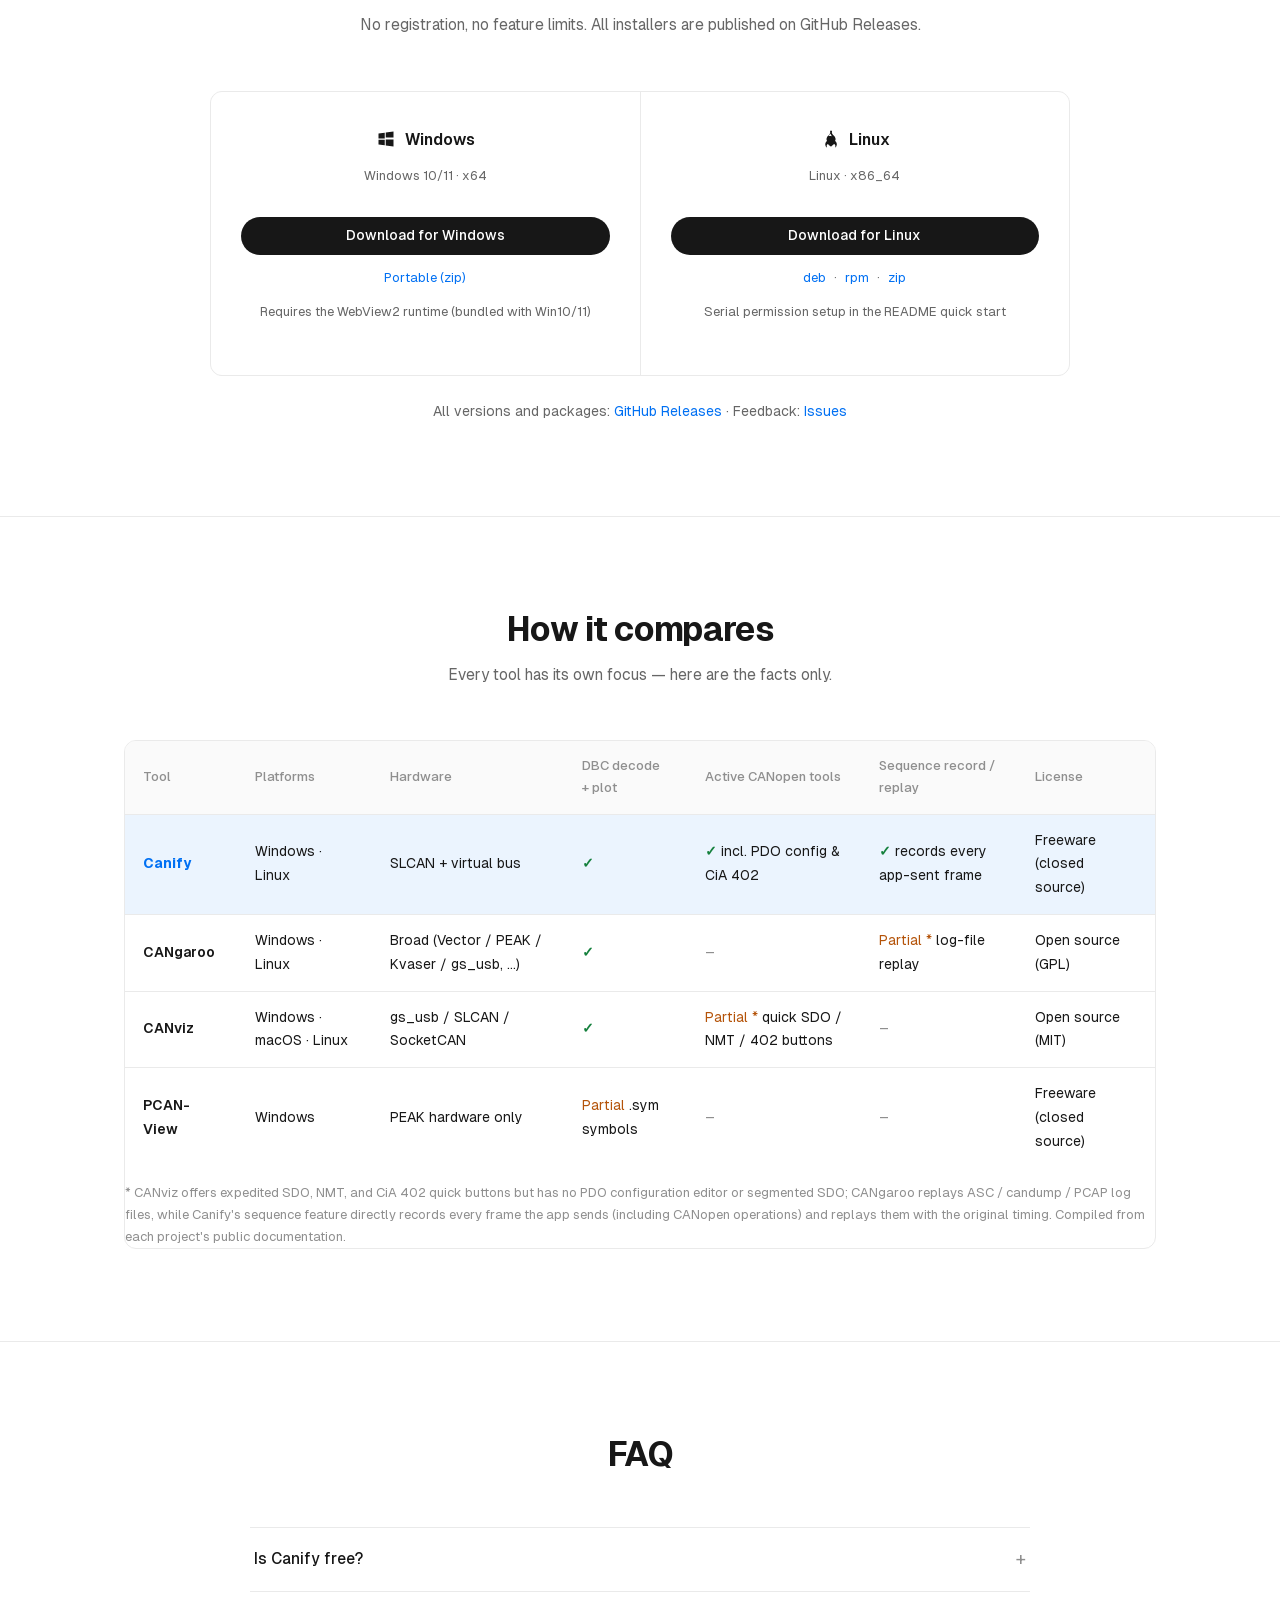
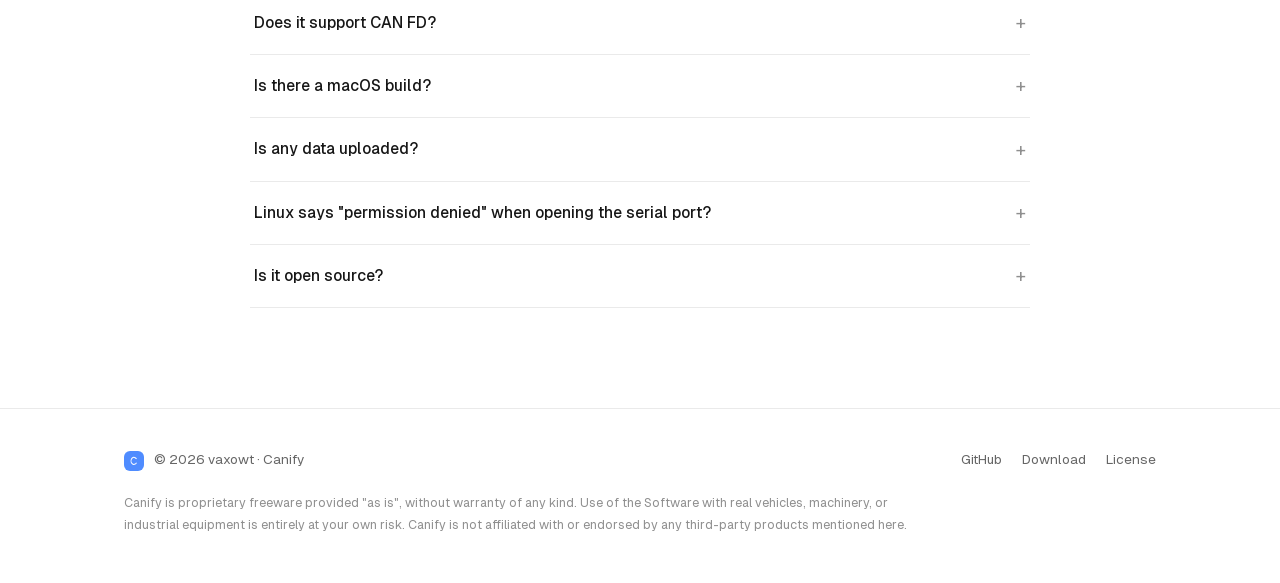
<file: docs/en/index.html>
<!DOCTYPE html>
<html lang="en" data-theme="dark">
<head>
  <meta charset="UTF-8" />
  <meta name="viewport" content="width=device-width, initial-scale=1.0" />
  <title>Canify — A modern, lightweight CAN / CANopen analyzer</title>
  <meta name="description" content="Canify is a free (as in beer) desktop CAN bus analyzer for Windows and Linux: plug-and-play SLCAN adapters, DBC decoding, live plotting, frame transmission, sequence record & replay, and all-in-one CANopen debugging (NMT / SDO / PDO / CiA 402). Fully local, no telemetry." />
  <meta property="og:title" content="Canify — A modern, lightweight CAN / CANopen analyzer" />
  <meta property="og:description" content="Plug in a $15 SLCAN adapter and get bus monitoring, DBC decoding, live plotting and CANopen debugging. Free download, runs entirely locally." />
  <meta property="og:type" content="website" />
  <meta property="og:url" content="https://vaxowt.github.io/canify/en/" />
  <meta property="og:image" content="https://vaxowt.github.io/canify/img/og-image.png" />
  <meta name="twitter:card" content="summary_large_image" />
  <meta name="color-scheme" content="dark light" />
  <meta name="theme-color" media="(prefers-color-scheme: dark)" content="#0a0a0a" />
  <meta name="theme-color" media="(prefers-color-scheme: light)" content="#ffffff" />
  <script>
    // Pick the theme before first paint to avoid flashing: localStorage first, then system, default dark
    (function () {
      var t = null;
      try { t = localStorage.getItem("canify-theme"); } catch (e) {}
      if (t !== "light" && t !== "dark") {
        t = window.matchMedia && window.matchMedia("(prefers-color-scheme: light)").matches ? "light" : "dark";
      }
      document.documentElement.setAttribute("data-theme", t);
    })();
  </script>
  <link rel="icon" type="image/svg+xml" href="../assets/favicon.svg" />
  <link rel="stylesheet" href="../assets/style.css" />
</head>
<body>

  <header class="site-header">
    <div class="container nav">
      <a class="brand" href="../">
        <img src="../img/logo.svg" alt="Canify logo" />Canify
      </a>
      <nav class="nav-links" id="navLinks">
        <a href="#features">Features</a>
        <a href="#canopen">CANopen</a>
        <a href="#gallery">Screenshots</a>
        <a href="#download">Download</a>
        <a href="#faq">FAQ</a>
      </nav>
      <div class="nav-right">
        <span class="lang-switch"><a href="../">中文</a> · <a class="current" href="./">EN</a></span>
        <button class="theme-toggle" type="button" aria-label="Toggle theme" title="Toggle theme">
          <svg class="icon-sun" viewBox="0 0 24 24" fill="none" stroke="currentColor" stroke-width="2" stroke-linecap="round" stroke-linejoin="round"><circle cx="12" cy="12" r="4"/><path d="M12 2v2m0 16v2M4.93 4.93l1.41 1.41m11.32 11.32 1.41 1.41M2 12h2m16 0h2M6.34 17.66l-1.41 1.41M19.07 4.93l-1.41 1.41"/></svg>
          <svg class="icon-moon" viewBox="0 0 24 24" fill="none" stroke="currentColor" stroke-width="2" stroke-linecap="round" stroke-linejoin="round"><path d="M21 12.79A9 9 0 1 1 11.21 3 7 7 0 0 0 21 12.79z"/></svg>
        </button>
        <a class="btn btn-secondary" href="https://github.com/vaxowt/canify" target="_blank" rel="noopener">
          <svg viewBox="0 0 24 24" fill="currentColor" aria-hidden="true"><path d="M12 .297c-6.63 0-12 5.373-12 12 0 5.303 3.438 9.8 8.205 11.385.6.113.82-.258.82-.577 0-.285-.01-1.04-.015-2.04-3.338.724-4.042-1.61-4.042-1.61C4.422 18.07 3.633 17.7 3.633 17.7c-1.087-.744.084-.729.084-.729 1.205.084 1.838 1.236 1.838 1.236 1.07 1.835 2.809 1.305 3.495.998.108-.776.417-1.305.76-1.605-2.665-.3-5.466-1.332-5.466-5.93 0-1.31.465-2.38 1.235-3.22-.135-.303-.54-1.523.105-3.176 0 0 1.005-.322 3.3 1.23.96-.267 1.98-.399 3-.405 1.02.006 2.04.138 3 .405 2.28-1.552 3.285-1.23 3.285-1.23.645 1.653.24 2.873.12 3.176.765.84 1.23 1.91 1.23 3.22 0 4.61-2.805 5.625-5.475 5.92.42.36.81 1.096.81 2.22 0 1.606-.015 2.896-.015 3.286 0 .315.21.69.825.57C20.565 22.092 24 17.592 24 12.297c0-6.627-5.373-12-12-12"/></svg>
          GitHub
        </a>
        <a class="btn btn-primary" href="#download">Free download</a>
        <button class="nav-toggle" type="button" aria-label="Open menu">
          <svg viewBox="0 0 24 24" fill="none" stroke="currentColor" stroke-width="2" stroke-linecap="round"><path d="M4 7h16M4 12h16M4 17h16"/></svg>
        </button>
      </div>
    </div>
  </header>

  <main>
    <!-- Hero -->
    <section class="hero">
      <div class="container">
        <h1>A modern, lightweight<br /><span class="grad">CAN / CANopen analyzer</span></h1>
        <p class="lead">Plug in a <b>$15 SLCAN adapter</b> and get live bus monitoring, DBC signal decoding, real-time plotting, frame transmission, and full CANopen node debugging. One-click install — <b>all data stays on your machine</b>.</p>
        <div class="hero-actions">
          <a class="btn btn-primary btn-lg" href="#download">Free download →</a>
          <a class="btn btn-secondary btn-lg" href="https://github.com/vaxowt/canify/releases/latest" target="_blank" rel="noopener">View Releases <span class="ext">↗</span></a>
        </div>
        <p class="hero-meta">Windows 10/11 · Linux</p>
        <div class="hero-shot">
          <div class="window">
            <div class="window-bar"><span class="dot"></span><span class="dot"></span><span class="dot"></span><span class="title">Canify — virtual bus demo</span></div>
            <img class="theme-img img-dark" src="../img/hero-dark.png" alt="Canify main window (dark theme): live CAN frame table with expanded DBC decoded signals" />
            <img class="theme-img img-light" src="../img/hero-light.png" alt="Canify main window (light theme): live CAN frame table with expanded DBC decoded signals" loading="lazy" />
          </div>
        </div>
      </div>
    </section>

    <!-- Features -->
    <section id="features" class="section">
      <div class="container">
        <div class="section-head">
                    <h2>Built for efficient debugging</h2>
          <p>From bus monitoring to servo commissioning, Canify packs the everyday toolkit into one lightweight native app.</p>
        </div>
        <div class="tile-grid">
          <div class="tile">
            <span class="arrow">↗</span>
            <h3>Dockable modern UI</h3>
            <p>Freely split and rearrange the display area and control dock; layouts are remembered. Dark / light themes and a Chinese / English UI, one click away.</p>
          </div>
          <div class="tile">
            <span class="arrow">↗</span>
            <h3>DBC decoding + live plotting</h3>
            <p>Import a DBC and expand physical signal values right in the frame table; tick signals to plot them — LTTB downsampling keeps busy buses smooth.</p>
          </div>
          <div class="tile">
            <span class="arrow">↗</span>
            <h3>CANopen, all in one place</h3>
            <p>Node table, SDO log, EMCY, object dictionary, PDO configuration, and CiA 402 drive control — passive decoding and active debugging together.</p>
          </div>
          <div class="tile">
            <span class="arrow">↗</span>
            <h3>Sequence record & replay</h3>
            <p>Record every frame the app sends (including SDO / NMT operations) and replay it with the original timing — reproducing issues has never been easier.</p>
          </div>
          <div class="tile">
            <span class="arrow">↗</span>
            <h3>Powerful live filtering</h3>
            <p>Hex ID lists / ranges combined with data-byte conditions over AND / OR — lock onto the messages you care about in noisy traffic.</p>
          </div>
          <div class="tile">
            <span class="arrow">↗</span>
            <h3>Lightweight · fully local</h3>
            <p>Built natively with Tauri 2 + Rust: small installers, fast startup — no cloud, no telemetry, no outbound requests.</p>
          </div>
        </div>
      </div>
    </section>

    <!-- CANopen spotlight -->
    <section id="canopen" class="section">
      <div class="container spotlight">
        <div>
                    <h2>CANopen debugging,<br />all in one place</h2>
          <p class="desc">Whether you are passively observing an unknown bus or commissioning a CiA 402 servo drive, Canify puts the complete toolchain in a single panel.</p>
          <ul>
            <li><svg viewBox="0 0 24 24"><path d="M4 12l5 5L20 6" stroke-linecap="round" stroke-linejoin="round"/></svg>Automatic node discovery: NMT state and heartbeat interval at a glance</li>
            <li><svg viewBox="0 0 24 24"><path d="M4 12l5 5L20 6" stroke-linecap="round" stroke-linejoin="round"/></svg>SDO transaction log: requests and responses auto-paired, ABORT codes explained</li>
            <li><svg viewBox="0 0 24 24"><path d="M4 12l5 5L20 6" stroke-linecap="round" stroke-linejoin="round"/></svg>Import an EDS to browse the object dictionary: single reads/writes or read-all</li>
            <li><svg viewBox="0 0 24 24"><path d="M4 12l5 5L20 6" stroke-linecap="round" stroke-linejoin="round"/></svg>PDO configuration editor: mappings and comm params applied via the standard procedure</li>
            <li><svg viewBox="0 0 24 24"><path d="M4 12l5 5L20 6" stroke-linecap="round" stroke-linejoin="round"/></svg>CiA 402 control: state machine visualization, enable sequence, motion parameters, first-use safety confirm</li>
          </ul>
        </div>
        <div class="shot">
          <img src="../img/canopen-nodes.png" alt="Canify's CANopen panel: node table, NMT control, SDO log and EMCY" loading="lazy" />
        </div>
      </div>
    </section>

    <!-- Gallery -->
    <section id="gallery" class="section">
      <div class="container">
        <div class="section-head">
                    <h2>A tour of the interface</h2>
          <p>Click any screenshot to zoom in.</p>
        </div>
        <div class="gallery">
          <figure>
            <img src="../img/plot-measure.png" alt="Live plotting and crosshair measurement" loading="lazy" />
            <figcaption><span class="idx">01</span>Live plotting & crosshair measurement (Δt / Δv, sample snapping)</figcaption>
          </figure>
          <figure>
            <img src="../img/canopen-402.png" alt="CiA 402 drive control" loading="lazy" />
            <figcaption><span class="idx">02</span>CiA 402 drive control (state machine + enable sequence + motion params)</figcaption>
          </figure>
          <figure>
            <img src="../img/canopen-od.png" alt="EDS object dictionary browser" loading="lazy" />
            <figcaption><span class="idx">03</span>EDS object dictionary browser (read-all included)</figcaption>
          </figure>
          <figure>
            <img src="../img/canopen-pdo.png" alt="PDO configuration editor" loading="lazy" />
            <figcaption><span class="idx">04</span>PDO configuration editor (mappings + comm params + read-back)</figcaption>
          </figure>
          <figure>
            <img src="../img/send-panel.png" alt="Multi-frame transmit panel" loading="lazy" />
            <figcaption><span class="idx">05</span>Multi-frame transmit (single / periodic send)</figcaption>
          </figure>
          <figure>
            <img src="../img/sequence-replay.png" alt="Sequence record and replay" loading="lazy" />
            <figcaption><span class="idx">06</span>Sequence record & replay (re-sends with original timing)</figcaption>
          </figure>
        </div>
      </div>
    </section>

    <!-- Hardware -->
    <section id="hardware" class="section">
      <div class="container">
        <div class="section-head">
                    <h2>Supported hardware</h2>
          <p>Standard slcan protocol — the most common (and most affordable) class of CAN adapters works out of the box.</p>
        </div>
        <div class="hw-wrap">
          <ul class="hw-list">
            <li><span class="name">CANable / MKS CANable / cantact</span><span class="note">SLCAN firmware · ~$15</span></li>
            <li><span class="name">Arduino + CAN shield</span><span class="note">MCP2515 / MCP2518 · SLCAN firmware</span></li>
            <li><span class="name">Any serial device speaking slcan</span><span class="note">Linux /dev/ttyUSB* · Windows COM</span></li>
            <li><span class="name">Virtual bus (built-in)</span><span class="note">Loopback mode · try everything without hardware</span></li>
          </ul>
          <div class="hw-note">
            <b>No hardware?</b> The built-in virtual bus runs in loopback mode, so you can walk through the frame table, DBC decoding, plotting, and the CANopen panel with zero devices — up and running five minutes after download.
            <br /><br /><b>SocketCAN</b> (Linux can0) is on the roadmap — stay tuned.
          </div>
        </div>
      </div>
    </section>

    <!-- Download -->
    <section id="download" class="section">
      <div class="container">
        <div class="section-head">
          <h2>Free download</h2>
          <p>No registration, no feature limits. All installers are published on GitHub Releases.</p>
        </div>
        <div class="dl-grid">
          <div class="dl-card">
            <span class="os">
              <svg viewBox="0 0 24 24" aria-hidden="true"><path d="M3 5.5 10.5 4.4v6.9H3V5.5zm0 13 7.5 1.1v-6.8H3v5.7zm8.7 1.2L21 21V12.7h-9.3v7zM11.7 3v7.3H21V3l-9.3 1.3v1.7z"/></svg>
              Windows
            </span>
            <span class="files">Windows 10/11 · x64</span>
            <a class="btn btn-primary" href="https://github.com/vaxowt/canify/releases/latest/download/canify_windows-x64-setup.exe" target="_blank" rel="noopener">Download for Windows</a>
            <span class="dl-links"><a href="https://github.com/vaxowt/canify/releases/latest/download/canify_windows-x64-portable.zip" target="_blank" rel="noopener">Portable (zip)</a></span>
            <span class="files">Requires the WebView2 runtime (bundled with Win10/11)</span>
          </div>
          <div class="dl-card">
            <span class="os">
              <svg viewBox="0 0 24 24" aria-hidden="true"><path d="M12 2c.6 2 .1 3.4-.8 4.6-.9 1.1-2.2 2-2.9 3.5-.8 1.6-.5 3.1.2 4.4-.9.5-1.6 1.4-2 2.6-.5 1.7.1 3.3 1 4.9h.9c-.4-1-.5-1.7-.3-2.4.2-.8.7-1.3 1.5-1.7.6 1 1.5 1.8 2.7 2.4l.4.7h.9l.3-.7c1.2-.5 2.2-1.3 2.9-2.3.9.4 1.4 1 1.6 1.7.2.7.1 1.5-.3 2.3h.9c1-1.6 1.5-3.2 1-4.9-.3-1.2-1-2.1-2-2.6.8-1.3 1-2.9.2-4.4-.7-1.5-2-2.4-2.9-3.5-.9-1.2-1.4-2.6-.8-4.6h-1zm.5 3.7c.4 1.1 1 2 1.8 2.9-1.4-.4-2.7-.4-4.1-.1.8-.9 1.6-1.8 2-2.8h.3z"/></svg>
              Linux
            </span>
            <span class="files">Linux · x86_64</span>
            <a class="btn btn-primary" href="https://github.com/vaxowt/canify/releases/latest/download/canify-amd64.AppImage" target="_blank" rel="noopener">Download for Linux</a>
            <span class="dl-links"><a href="https://github.com/vaxowt/canify/releases/latest/download/canify-amd64.deb" target="_blank" rel="noopener">deb</a> · <a href="https://github.com/vaxowt/canify/releases/latest/download/canify-x86_64.rpm" target="_blank" rel="noopener">rpm</a> · <a href="https://github.com/vaxowt/canify/releases/latest/download/canify_linux-x64-portable.zip" target="_blank" rel="noopener">zip</a></span>
            <span class="files">Serial permission setup in the README quick start</span>
          </div>
        </div>
        <p class="dl-all">All versions and packages: <a href="https://github.com/vaxowt/canify/releases" target="_blank" rel="noopener">GitHub Releases</a> · Feedback: <a href="https://github.com/vaxowt/canify/issues" target="_blank" rel="noopener">Issues</a></p>
      </div>
    </section>

    <!-- Comparison -->
    <section id="compare" class="section">
      <div class="container">
        <div class="section-head">
                    <h2>How it compares</h2>
          <p>Every tool has its own focus — here are the facts only.</p>
        </div>
        <div class="compare-wrap">
          <table class="compare">
            <thead>
              <tr><th>Tool</th><th>Platforms</th><th>Hardware</th><th>DBC decode + plot</th><th>Active CANopen tools</th><th>Sequence record / replay</th><th>License</th></tr>
            </thead>
            <tbody>
              <tr class="canify-col">
                <td>Canify</td>
                <td>Windows · Linux</td>
                <td>SLCAN + virtual bus</td>
                <td><span class="yes">✓</span></td>
                <td><span class="yes">✓</span> incl. PDO config & CiA 402</td>
                <td><span class="yes">✓</span> records every app-sent frame</td>
                <td>Freeware (closed source)</td>
              </tr>
              <tr>
                <td>CANgaroo</td>
                <td>Windows · Linux</td>
                <td>Broad (Vector / PEAK / Kvaser / gs_usb, …)</td>
                <td><span class="yes">✓</span></td>
                <td><span class="no">—</span></td>
                <td><span class="part">Partial *</span> log-file replay</td>
                <td>Open source (GPL)</td>
              </tr>
              <tr>
                <td>CANviz</td>
                <td>Windows · macOS · Linux</td>
                <td>gs_usb / SLCAN / SocketCAN</td>
                <td><span class="yes">✓</span></td>
                <td><span class="part">Partial *</span> quick SDO / NMT / 402 buttons</td>
                <td><span class="no">—</span></td>
                <td>Open source (MIT)</td>
              </tr>
              <tr>
                <td>PCAN-View</td>
                <td>Windows</td>
                <td>PEAK hardware only</td>
                <td><span class="part">Partial</span> .sym symbols</td>
                <td><span class="no">—</span></td>
                <td><span class="no">—</span></td>
                <td>Freeware (closed source)</td>
              </tr>
            </tbody>
          </table>
          <p class="compare-note">* CANviz offers expedited SDO, NMT, and CiA 402 quick buttons but has no PDO configuration editor or segmented SDO; CANgaroo replays ASC / candump / PCAP log files, while Canify's sequence feature directly records every frame the app sends (including CANopen operations) and replays them with the original timing. Compiled from each project's public documentation.</p>
        </div>
      </div>
    </section>

    <!-- FAQ -->
    <section id="faq" class="section">
      <div class="container">
        <div class="section-head">
                    <h2>FAQ</h2>
        </div>
        <div class="faq">
          <details>
            <summary>Is Canify free?</summary>
            <p>Yes — free to use: no registration, no feature limits.</p>
          </details>
          <details>
            <summary>Does it support CAN FD?</summary>
            <p>Not yet; CAN FD is on the roadmap. The current frame data model already reserves payload length for FD.</p>
          </details>
          <details>
            <summary>Is there a macOS build?</summary>
            <p>Not yet — it is on the roadmap.</p>
          </details>
          <details>
            <summary>Is any data uploaded?</summary>
            <p>No. Canify runs entirely locally: no cloud, no telemetry, no outbound requests. Bus data lives only in your machine's memory.</p>
          </details>
          <details>
            <summary>Linux says "permission denied" when opening the serial port?</summary>
            <p>Add yourself to the <code>dialout</code> (Debian/Ubuntu) or <code>uucp</code> (Arch) group, then log out and back in: <code>sudo usermod -aG dialout $USER</code></p>
          </details>
          <details>
            <summary>Is it open source?</summary>
            <p>Canify is freeware but closed source, distributed as binary installers. Feedback and feature requests are welcome on GitHub Issues.</p>
          </details>
        </div>
      </div>
    </section>

  </main>

  <footer class="site-footer">
    <div class="container">
      <div class="footer-inner">
        <span class="left"><img src="../img/logo.svg" alt="" />© 2026 vaxowt · Canify</span>
        <div class="right">
          <a href="https://github.com/vaxowt/canify" target="_blank" rel="noopener">GitHub</a>
          <a href="https://github.com/vaxowt/canify/releases/latest" target="_blank" rel="noopener">Download</a>
          <a href="https://github.com/vaxowt/canify/blob/main/LICENSE" target="_blank" rel="noopener">License</a>
        </div>
      </div>
      <p class="disclaimer">Canify is proprietary freeware provided "as is", without warranty of any kind. Use of the Software with real vehicles, machinery, or industrial equipment is entirely at your own risk. Canify is not affiliated with or endorsed by any third-party products mentioned here.</p>
    </div>
  </footer>

  <dialog class="lightbox" id="lightbox"><div class="lightbox-body"><img alt="" /></div></dialog>
  <script src="../assets/main.js"></script>
</body>
</html>
</file>
<file: docs/assets/style.css>
/* ============================================================
   Canify 官网样式 — Next.js 风格设计系统
   基调：黑白为主、细边框、克制的蓝色点缀、Geist 排版、
        等宽字体细节、克制的点缀（无渐变横幅、无彩色图标块）
   主题：跟随系统 + 手动切换（html[data-theme="light|dark"]）
   ============================================================ */

/* ---------- 字体：自托管 Geist（SIL OFL 1.1，见 fonts/LICENSE.txt） ---------- */
@font-face {
  font-family: "Geist";
  src: url("./fonts/Geist-Variable.woff2") format("woff2");
  font-weight: 100 900;
  font-style: normal;
  font-display: swap;
}
@font-face {
  font-family: "Geist Mono";
  src: url("./fonts/GeistMono-Variable.woff2") format("woff2");
  font-weight: 100 900;
  font-style: normal;
  font-display: swap;
}

/* ---------- 设计令牌 ---------- */
:root {
  color-scheme: light;
  --bg: #ffffff;
  --bg-subtle: #fafafa;
  --fg: #171717;
  --fg-2: #666666;
  --fg-3: #8f8f8f;
  --fg-grad: #a8a8a8;
  --border: #eaeaea;
  --border-2: #dcdcdc;
  --accent: #0070f3;
  --accent-hover: #0060df;
  --accent-soft: rgba(0, 112, 243, 0.08);
  --success: #15803d;
  --warn: #b45309;
  --code-bg: rgba(0, 0, 0, 0.05);
  --dot: rgba(0, 0, 0, 0.13);
  --glow: rgba(0, 112, 243, 0.055);
  --header-bg: rgba(255, 255, 255, 0.8);
  --btn-primary-hover: #383838;
  --shot-shadow: 0 24px 70px -24px rgba(0, 0, 0, 0.28), 0 8px 24px -12px rgba(0, 0, 0, 0.1);
  --radius: 12px;
  --maxw: 1080px;
  --font-sans: "Geist", ui-sans-serif, system-ui, -apple-system, "Segoe UI",
    Helvetica, "PingFang SC", "Hiragino Sans GB", "Microsoft YaHei",
    "Noto Sans SC", sans-serif;
  --font-mono: "Geist Mono", ui-monospace, SFMono-Regular, Menlo, Consolas,
    "Liberation Mono", monospace;
}

[data-theme="dark"] {
  color-scheme: dark;
  --bg: #0a0a0a;
  --bg-subtle: #111111;
  --fg: #ededed;
  --fg-2: #a1a1a1;
  --fg-3: #6f6f6f;
  --fg-grad: #565656;
  --border: #2e2e2e;
  --border-2: #3a3a3a;
  --accent: #3291ff;
  --accent-hover: #5da8ff;
  --accent-soft: rgba(50, 145, 255, 0.12);
  --success: #4ade80;
  --warn: #f5a623;
  --code-bg: rgba(240, 240, 240, 0.07);
  --dot: rgba(255, 255, 255, 0.12);
  --glow: rgba(50, 145, 255, 0.08);
  --header-bg: rgba(10, 10, 10, 0.75);
  --btn-primary-hover: #cccccc;
  --shot-shadow: 0 24px 80px -24px rgba(0, 0, 0, 0.7), 0 8px 24px -12px rgba(0, 0, 0, 0.5);
}

/* ---------- 基础 ---------- */
* { box-sizing: border-box; margin: 0; padding: 0; }

html {
  scroll-behavior: smooth;
  scroll-padding-top: 88px;
  -webkit-text-size-adjust: 100%;
}

body {
  font-family: var(--font-sans);
  background: var(--bg);
  color: var(--fg);
  font-size: 16px;
  line-height: 1.7;
  -webkit-font-smoothing: antialiased;
  text-rendering: optimizeLegibility;
}

img { max-width: 100%; display: block; }
a { color: inherit; text-decoration: none; }
button { font-family: inherit; }

::selection { background: rgba(0, 112, 243, 0.25); }
:focus-visible { outline: 2px solid var(--accent); outline-offset: 2px; }

code {
  font-family: var(--font-mono);
  font-size: 0.85em;
  background: var(--code-bg);
  border: 1px solid var(--border);
  border-radius: 6px;
  padding: 1px 6px;
  white-space: nowrap;
}

.container { max-width: var(--maxw); margin: 0 auto; padding: 0 24px; }

/* 切换主题时的过渡（由 JS 短暂挂载，避免首帧闪烁） */
html.theming, html.theming *, html.theming *::before, html.theming *::after {
  transition: background-color 0.25s ease, border-color 0.25s ease,
    color 0.25s ease, fill 0.25s ease, box-shadow 0.25s ease !important;
}

/* ---------- 按钮 ---------- */
.btn {
  display: inline-flex; align-items: center; justify-content: center; gap: 7px;
  height: 38px; padding: 0 18px; border-radius: 999px;
  font-size: 14px; font-weight: 500; white-space: nowrap;
  border: 1px solid transparent; cursor: pointer;
  transition: background-color 0.15s ease, border-color 0.15s ease, color 0.15s ease;
}
.btn:hover { text-decoration: none; }
.btn-primary { background: var(--fg); color: var(--bg); }
.btn-primary:hover { background: var(--btn-primary-hover); }
.btn-secondary { border-color: var(--border-2); color: var(--fg); background: var(--bg); }
.btn-secondary:hover { border-color: var(--fg-3); background: var(--bg-subtle); }
.btn-lg { height: 44px; padding: 0 24px; font-size: 15px; }
.btn svg { width: 15px; height: 15px; flex: none; }
.btn .ext { font-size: 12px; color: var(--fg-3); }

/* ---------- 顶栏 ---------- */
.site-header {
  position: sticky; top: 0; z-index: 60;
  background: var(--header-bg);
  -webkit-backdrop-filter: blur(12px) saturate(180%);
  backdrop-filter: blur(12px) saturate(180%);
  border-bottom: 1px solid var(--border);
}
.nav { display: flex; align-items: center; gap: 16px; height: 64px; }

.brand {
  display: flex; align-items: center; gap: 9px;
  font-weight: 600; font-size: 15.5px; letter-spacing: -0.01em;
}
.brand img { width: 26px; height: 26px; border-radius: 7px; }

.nav-links { display: flex; gap: 2px; }
.nav-links a {
  font-size: 14px; color: var(--fg-2);
  padding: 6px 10px; border-radius: 8px;
}
.nav-links a:hover { color: var(--fg); background: var(--bg-subtle); text-decoration: none; }

.nav-right { margin-left: auto; display: flex; align-items: center; gap: 10px; }
.lang-switch { font-size: 13px; color: var(--fg-3); white-space: nowrap; }
.lang-switch a { padding: 2px 3px; color: var(--fg-3); }
.lang-switch a:hover { color: var(--fg); text-decoration: none; }
.lang-switch a.current { color: var(--fg); font-weight: 600; }

.theme-toggle {
  width: 36px; height: 36px; border-radius: 999px;
  border: 1px solid var(--border-2); background: transparent; color: var(--fg-2);
  display: inline-flex; align-items: center; justify-content: center;
  cursor: pointer; flex: none;
  transition: background-color 0.15s ease, border-color 0.15s ease, color 0.15s ease;
}
.theme-toggle:hover { color: var(--fg); border-color: var(--fg-3); background: var(--bg-subtle); }
.theme-toggle svg { width: 16px; height: 16px; }
[data-theme="light"] .icon-sun { display: none; }
[data-theme="light"] .icon-moon { display: block; }
[data-theme="dark"] .icon-sun { display: block; }
[data-theme="dark"] .icon-moon { display: none; }

.nav-toggle {
  display: none; width: 36px; height: 36px; border-radius: 999px;
  border: 1px solid var(--border-2); background: transparent; color: var(--fg);
  align-items: center; justify-content: center; cursor: pointer; flex: none;
}
.nav-toggle svg { width: 17px; height: 17px; }

/* ---------- Hero ---------- */
.hero { position: relative; padding: 92px 0 28px; text-align: center; overflow: hidden; }

/* 点阵背景 + 顶部微光（纯 CSS，随主题变化） */
.hero::before {
  content: ""; position: absolute; left: 50%; top: -90px; transform: translateX(-50%);
  width: 1300px; height: 640px; pointer-events: none;
  background-image: radial-gradient(var(--dot) 1px, transparent 1px);
  background-size: 22px 22px;
  -webkit-mask-image: radial-gradient(ellipse 48% 52% at 50% 42%, #000 0%, transparent 72%);
  mask-image: radial-gradient(ellipse 48% 52% at 50% 42%, #000 0%, transparent 72%);
}
.hero::after {
  content: ""; position: absolute; inset: 0; pointer-events: none;
  background: radial-gradient(ellipse 46% 34% at 50% 10%, var(--glow), transparent 70%);
}
.hero .container { position: relative; z-index: 1; }

.hero h1 {
  font-size: clamp(42px, 7.2vw, 76px);
  line-height: 1.06; font-weight: 700; letter-spacing: -0.035em;
}
.hero h1 .grad { color: var(--fg); }
@supports ((-webkit-background-clip: text) or (background-clip: text)) {
  .hero h1 .grad {
    background: linear-gradient(180deg, var(--fg) 45%, var(--fg-grad));
    -webkit-background-clip: text; background-clip: text;
    -webkit-text-fill-color: transparent; color: transparent;
  }
}

.hero .lead { max-width: 660px; margin: 22px auto 0; font-size: 18px; color: var(--fg-2); }
.hero .lead b { color: var(--fg); font-weight: 600; }

.hero-actions { margin-top: 34px; display: flex; gap: 12px; justify-content: center; flex-wrap: wrap; }
.hero-meta { margin-top: 18px; font-size: 13px; color: var(--fg-3); }

/* 主截图（窗口框 + 明暗两版图片，由主题决定显示哪张） */
.hero-shot { max-width: 960px; margin: 56px auto 0; text-align: left; }
.window {
  border: 1px solid var(--border-2); border-radius: var(--radius);
  overflow: hidden; background: var(--bg-subtle); box-shadow: var(--shot-shadow);
  cursor: zoom-in;
}
.window-bar {
  display: flex; align-items: center; gap: 7px; padding: 10px 14px;
  border-bottom: 1px solid var(--border); background: var(--bg);
}
.window-bar .dot { width: 10px; height: 10px; border-radius: 50%; background: var(--border-2); }
.window-bar .title { margin-left: 8px; font-family: var(--font-mono); font-size: 12px; color: var(--fg-3); }
.theme-img { display: none; width: 100%; }
[data-theme="light"] .img-light { display: block; }
[data-theme="dark"] .img-dark { display: block; }

/* ---------- 通用 section ---------- */
.section { padding: 92px 0; }
main > .section + .section { border-top: 1px solid var(--border); }

.section-head { max-width: 660px; margin: 0 auto 52px; text-align: center; }
.kicker {
  display: block; margin-bottom: 14px;
  font-family: var(--font-mono); font-size: 12px; font-weight: 500;
  letter-spacing: 0.12em; text-transform: uppercase; color: var(--accent);
}
.section-head h2, .spotlight h2 {
  font-size: clamp(26px, 3.6vw, 34px);
  letter-spacing: -0.02em; line-height: 1.22; font-weight: 700;
}
.section-head p { color: var(--fg-2); margin-top: 12px; font-size: 15.5px; }

/* ---------- 特性（合并边框网格，Next.js 卡片风格） ---------- */
.tile-grid {
  display: grid; grid-template-columns: repeat(3, 1fr);
  gap: 1px; background: var(--border);
  border: 1px solid var(--border); border-radius: var(--radius); overflow: hidden;
}
.tile { background: var(--bg); padding: 26px; position: relative; transition: background-color 0.15s ease; }
.tile:hover { background: var(--bg-subtle); }
.tile h3 { font-size: 15.5px; font-weight: 600; letter-spacing: -0.01em; padding-right: 26px; }
.tile p { margin-top: 8px; font-size: 14px; color: var(--fg-2); line-height: 1.65; }
.tile .arrow {
  position: absolute; top: 24px; right: 22px;
  color: var(--fg-3); font-size: 14px; line-height: 1;
  opacity: 0; transform: translate(-4px, 4px); transition: opacity 0.2s ease, transform 0.2s ease;
}
.tile:hover .arrow { opacity: 1; transform: none; }

/* ---------- CANopen 专题 ---------- */
.spotlight { display: grid; grid-template-columns: 1fr 1.15fr; gap: 56px; align-items: center; }
.spotlight .desc { color: var(--fg-2); margin: 16px 0 26px; font-size: 15.5px; }
.spotlight ul { list-style: none; display: grid; gap: 12px; }
.spotlight li { display: flex; gap: 10px; font-size: 14.5px; color: var(--fg-2); line-height: 1.6; }
.spotlight li svg {
  width: 16px; height: 16px; flex: none; margin-top: 4px;
  stroke: var(--success); fill: none; stroke-width: 2.5;
}
.spotlight .shot {
  border: 1px solid var(--border-2); border-radius: var(--radius);
  overflow: hidden; box-shadow: var(--shot-shadow); cursor: zoom-in;
}

/* ---------- 截图画廊 ---------- */
.gallery {
  display: grid; grid-template-columns: 1fr 1fr;
  gap: 1px; background: var(--border);
  border: 1px solid var(--border); border-radius: var(--radius); overflow: hidden;
}
.gallery figure { background: var(--bg); cursor: zoom-in; transition: background-color 0.15s ease; }
.gallery figure:hover { background: var(--bg-subtle); }
.gallery img { width: 100%; aspect-ratio: 16 / 10; object-fit: cover; object-position: top; }
.gallery figcaption { padding: 12px 18px; font-size: 13px; color: var(--fg-2); border-top: 1px solid var(--border); }
.gallery .idx { font-family: var(--font-mono); font-size: 12px; color: var(--fg-3); margin-right: 8px; }

/* ---------- 硬件支持 ---------- */
.hw-wrap { display: grid; grid-template-columns: 1.15fr 1fr; gap: 48px; align-items: start; }
.hw-list { list-style: none; border-top: 1px solid var(--border); }
.hw-list li {
  display: flex; justify-content: space-between; align-items: baseline; gap: 16px;
  padding: 15px 4px; border-bottom: 1px solid var(--border);
}
.hw-list .name { font-size: 14.5px; font-weight: 500; }
.hw-list .note { color: var(--fg-3); font-size: 12.5px; text-align: right; font-family: var(--font-mono); }
.hw-note {
  background: var(--bg-subtle); border: 1px solid var(--border);
  border-radius: var(--radius); padding: 24px;
  font-size: 14.5px; color: var(--fg-2);
}
.hw-note b { color: var(--fg); font-weight: 600; }

/* ---------- 下载 ---------- */
.dl-grid {
  display: grid; grid-template-columns: 1fr 1fr;
  gap: 1px; background: var(--border); max-width: 860px; margin: 0 auto;
  border: 1px solid var(--border); border-radius: var(--radius); overflow: hidden;
}
.dl-card {
  background: var(--bg); padding: 34px 30px;
  display: flex; flex-direction: column; align-items: center; gap: 12px;
  text-align: center; transition: background-color 0.15s ease;
}
.dl-card:hover { background: var(--bg-subtle); }
.dl-card .os { display: flex; align-items: center; gap: 9px; font-size: 16px; font-weight: 600; }
.dl-card .os svg { width: 20px; height: 20px; fill: currentColor; }
.dl-card .files { color: var(--fg-2); font-size: 13px; min-height: 40px; }
.dl-card .btn { align-self: stretch; }
.dl-all { max-width: 860px; margin: 24px auto 0; text-align: center; font-size: 14px; color: var(--fg-2); }
.dl-all a { color: var(--accent); }
.dl-all a:hover { text-decoration: underline; }
.dl-card .dl-links { font-size: 13px; color: var(--fg-2); }
.dl-card .dl-links a { color: var(--accent); margin: 0 5px; }
.dl-card .dl-links a:hover { text-decoration: underline; }

/* ---------- 对比表 ---------- */
.compare-wrap { border: 1px solid var(--border); border-radius: var(--radius); overflow-x: auto; }
table.compare { width: 100%; border-collapse: collapse; min-width: 760px; }
.compare th, .compare td {
  padding: 14px 18px; text-align: left; font-size: 14px;
  border-bottom: 1px solid var(--border);
}
.compare thead th { color: var(--fg-3); font-weight: 500; font-size: 13px; background: var(--bg-subtle); }
.compare tbody tr:last-child td { border-bottom: 0; }
.compare td:first-child { font-weight: 600; }
.compare tr.canify-col { background: var(--accent-soft); }
.compare tr.canify-col td:first-child { color: var(--accent); font-weight: 700; }
.compare .yes { color: var(--success); font-family: var(--font-mono); font-weight: 600; }
.compare .no { color: var(--fg-3); font-family: var(--font-mono); }
.compare .part { color: var(--warn); }
.compare-note { color: var(--fg-3); font-size: 13px; margin-top: 14px; line-height: 1.7; }

/* ---------- FAQ ---------- */
.faq { max-width: 780px; margin: 0 auto; border-top: 1px solid var(--border); }
.faq details { border-bottom: 1px solid var(--border); }
.faq summary {
  list-style: none; cursor: pointer;
  display: flex; justify-content: space-between; align-items: center; gap: 16px;
  padding: 18px 4px; font-size: 15.5px; font-weight: 500;
}
.faq summary::-webkit-details-marker { display: none; }
.faq summary::after {
  content: "+"; font-family: var(--font-mono); font-weight: 400;
  color: var(--fg-3); font-size: 18px; line-height: 1;
  transition: transform 0.2s ease; flex: none;
}
.faq details[open] summary::after { transform: rotate(45deg); }
.faq details p { padding: 0 4px 20px; color: var(--fg-2); font-size: 14.5px; max-width: 640px; }

/* ---------- 路线图 ---------- */
.roadmap { max-width: 640px; margin: 0 auto; list-style: none; border-top: 1px solid var(--border); }
.roadmap li {
  display: flex; gap: 16px; align-items: baseline;
  padding: 13px 4px; border-bottom: 1px solid var(--border);
  color: var(--fg-2); font-size: 14.5px;
}
.roadmap .idx { font-family: var(--font-mono); font-size: 12px; color: var(--fg-3); flex: none; }

/* ---------- 页脚 ---------- */
.site-footer { border-top: 1px solid var(--border); padding: 40px 0 48px; margin-top: 8px; }
.footer-inner { display: flex; justify-content: space-between; align-items: center; gap: 16px; flex-wrap: wrap; }
.footer-inner .left { display: flex; align-items: center; gap: 10px; color: var(--fg-2); font-size: 13.5px; }
.footer-inner .left img { width: 20px; height: 20px; border-radius: 6px; }
.footer-inner .right { display: flex; gap: 20px; font-size: 13.5px; }
.footer-inner .right a { color: var(--fg-2); }
.footer-inner .right a:hover { color: var(--fg); text-decoration: none; }
.disclaimer { color: var(--fg-3); font-size: 12.5px; margin-top: 20px; max-width: 820px; line-height: 1.7; }

/* ---------- 灯箱 ---------- */
dialog.lightbox {
  border: 0; padding: 0; background: transparent;
  width: fit-content; max-width: min(1200px, 94vw); margin: auto;
  /* dialog 默认 inset:0 + margin:auto，会在视口内自动居中 */
}
dialog.lightbox::backdrop { background: rgba(0, 0, 0, 0.82); }
.lightbox-body { display: block; }
.lightbox-body img {
  display: block; width: auto; height: auto;
  max-width: min(1200px, 94vw); max-height: 92vh;
  border-radius: var(--radius); border: 1px solid var(--border-2);
}

/* ---------- 响应式 ---------- */
@media (max-width: 960px) {
  .tile-grid { grid-template-columns: 1fr 1fr; }
  .spotlight { grid-template-columns: 1fr; gap: 36px; }
  .hw-wrap { grid-template-columns: 1fr; gap: 32px; }
}

@media (max-width: 860px) {
  .nav-links {
    display: none; position: absolute; top: 64px; left: 0; right: 0;
    background: var(--bg); border-bottom: 1px solid var(--border);
    flex-direction: column; padding: 10px 16px 16px; gap: 2px;
  }
  .nav-links a { padding: 11px 12px; font-size: 15px; }
  .nav-links.open { display: flex; }
  .nav-toggle { display: inline-flex; }
}

@media (max-width: 620px) {
  .lang-switch { display: none; }
  .nav-right .btn-secondary { display: none; }
  .section { padding: 64px 0; }
  .hero { padding: 60px 0 20px; }
  .hero h1 { font-size: clamp(34px, 9.5vw, 44px); }
  .hero .lead { font-size: 16px; }
  .hero-shot { margin-top: 40px; }
  .tile-grid, .gallery, .dl-grid { grid-template-columns: 1fr; }
  .section-head { margin-bottom: 40px; }
}

@media (prefers-reduced-motion: reduce) {
  html { scroll-behavior: auto; }
  *, *::before, *::after { transition: none !important; animation: none !important; }
}
</file>
